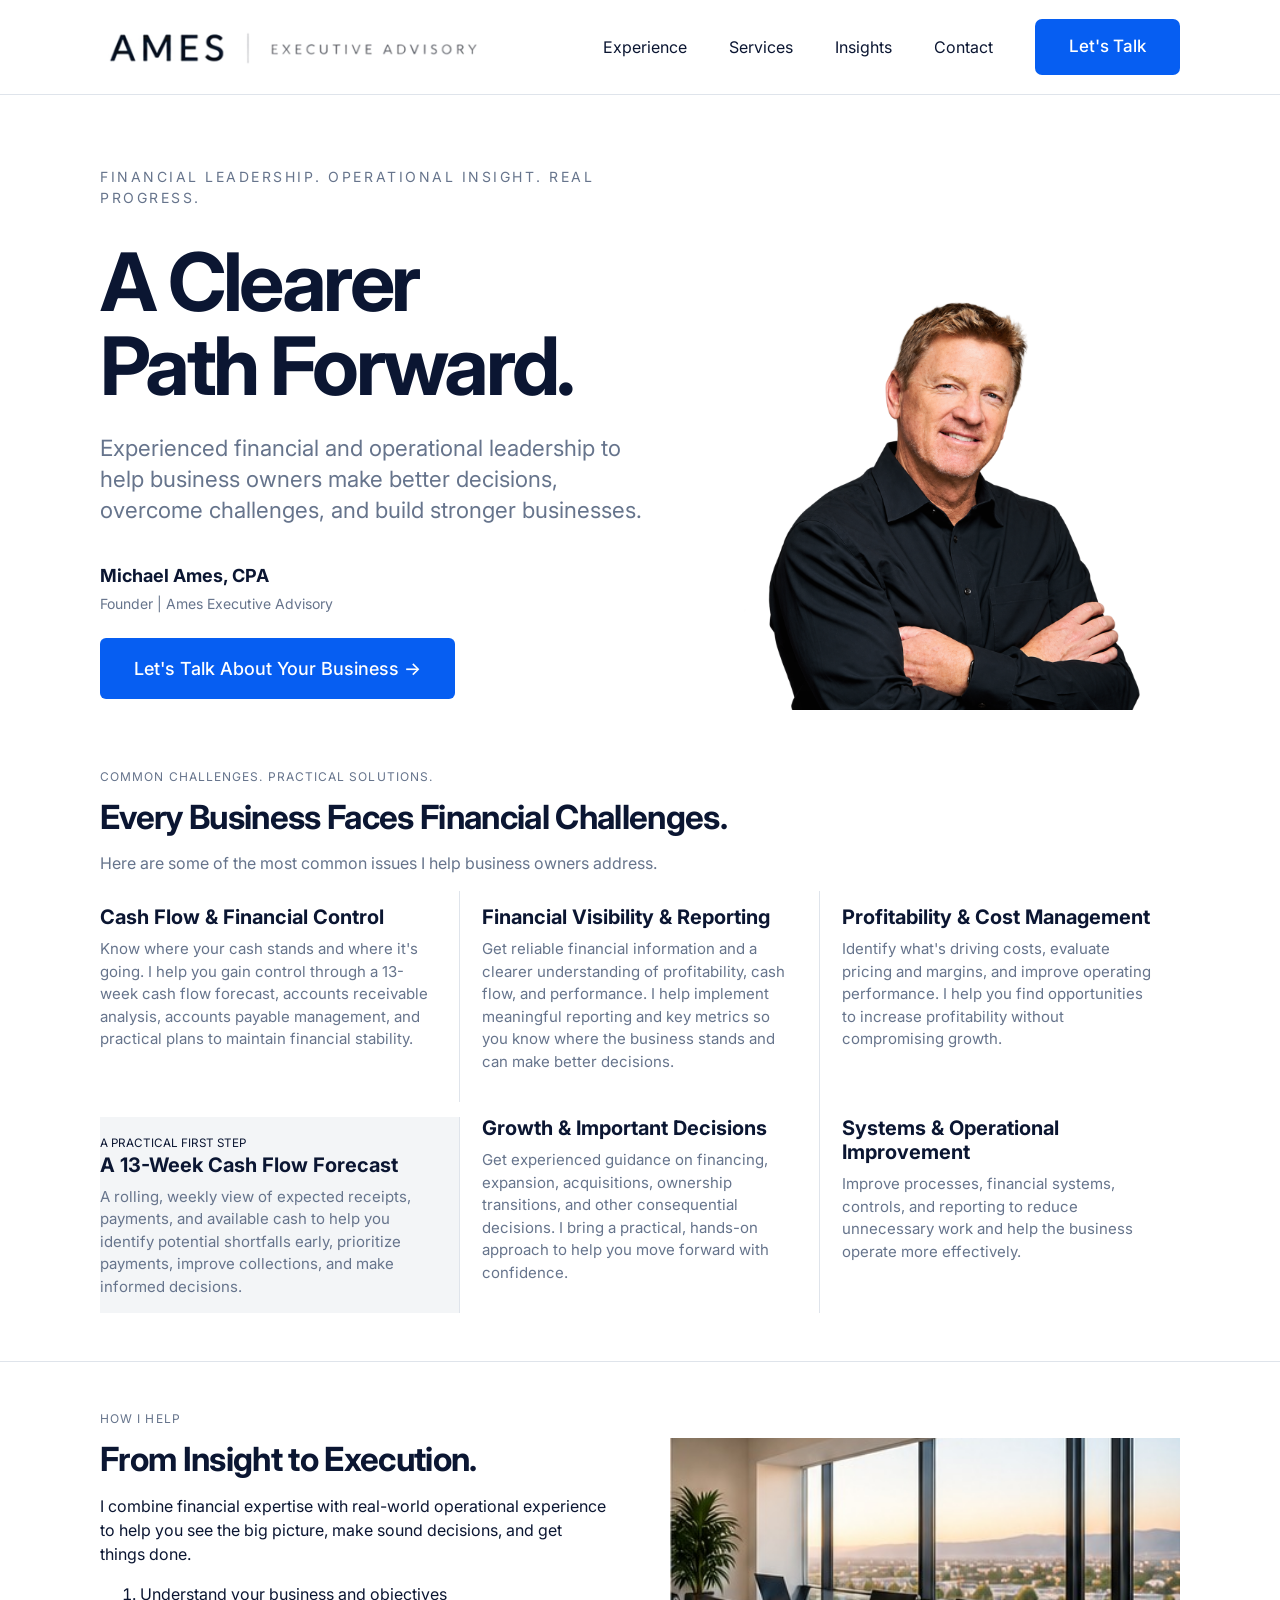
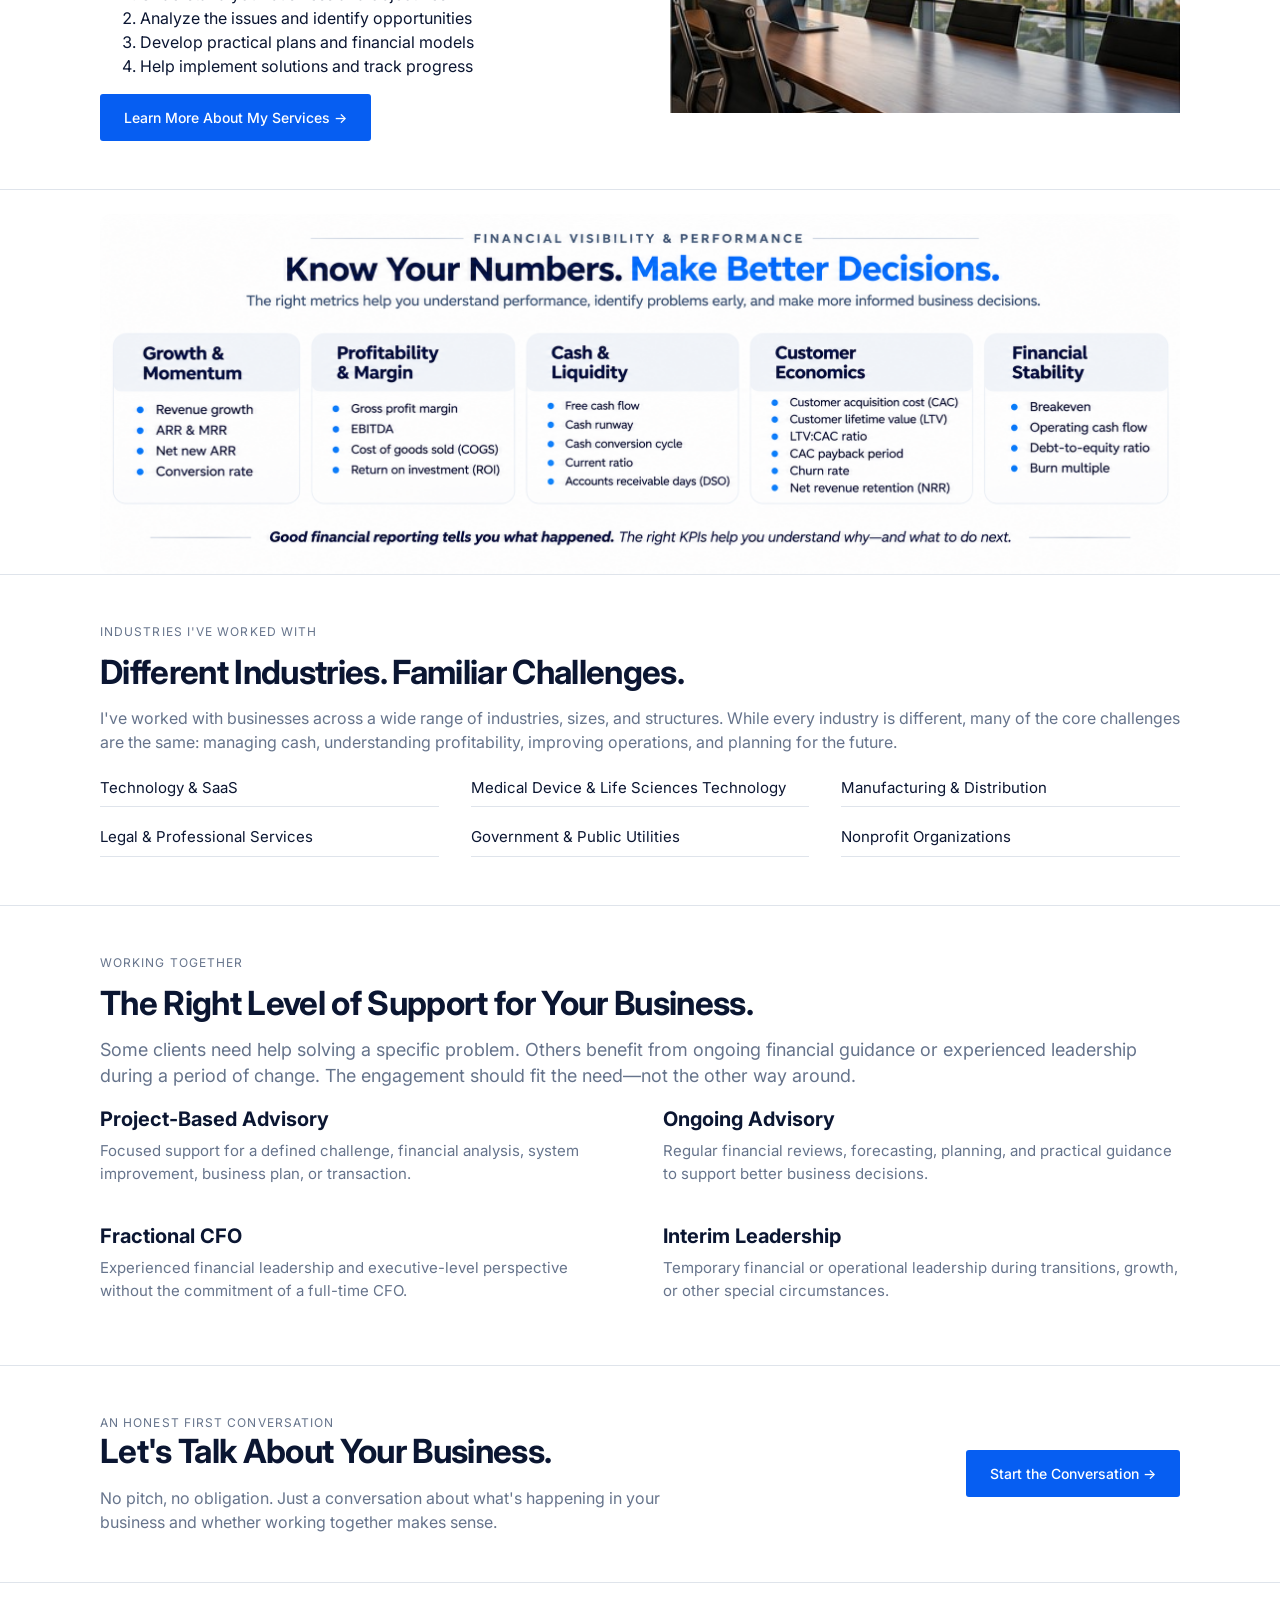
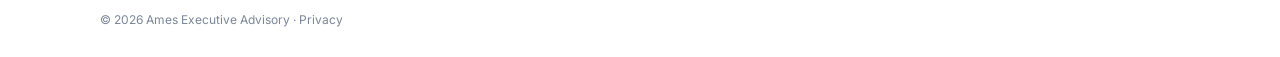
<file: index.html>
<!doctype html><html lang="en"><head><meta charset="utf-8"><meta name="viewport" content="width=device-width,initial-scale=1"><meta name="description" content="Practical financial and operational advisory for business owners. Ames Executive Advisory."><title>Home | Ames Executive Advisory</title><link rel="icon" href="/assets/favicon.png"><link rel="stylesheet" href="/assets/styles.css"><script defer src="/assets/site.js"></script></head><body><header class="header"><div class="wrap header-inner"><a href="/" aria-label="Ames Executive Advisory home"><img class="logo" src="/assets/ames-logo.png" alt="AMES | Executive Advisory"></a><nav class="nav" aria-label="Main navigation"><a class="" href="/experience/">Experience</a><a class="" href="/services/">Services</a><a class="" href="/insights/">Insights</a><a class="" href="/contact/">Contact</a><a class="btn" href="/contact/">Let's Talk</a></nav></div></header><main><div class="wrap"><section class="hero home"><div><p class="eyebrow">Financial Leadership. Operational Insight. Real Progress.</p><h1>A Clearer<br>Path Forward.</h1><p class="lead">Experienced financial and operational leadership to help business owners make better decisions, overcome challenges, and build stronger businesses.</p><div style="margin:20px 0 24px"><strong style="display:block;font-size:18px">Michael Ames, CPA</strong><span style="display:block;color:#66748c;font-size:14px;margin-top:4px">Founder | Ames Executive Advisory</span></div><a class="btn" href="/contact/">Let's Talk About Your Business →</a></div><img class="photo" src="/assets/michael-ames-cutout.png" alt="Michael Ames"></section></div>
<section class="section"><div class="wrap"><p class="eyebrow">Common Challenges. Practical Solutions.</p><h2>Every Business Faces Financial Challenges.</h2><p class="muted">Here are some of the most common issues I help business owners address.</p><div class="grid3"><div><h3>Cash Flow & Financial Control</h3><p>Know where your cash stands and where it's going. I help you gain control through a 13-week cash flow forecast, accounts receivable analysis, accounts payable management, and practical plans to maintain financial stability.</p></div><div><h3>Financial Visibility & Reporting</h3><p>Get reliable financial information and a clearer understanding of profitability, cash flow, and performance. I help implement meaningful reporting and key metrics so you know where the business stands and can make better decisions.</p></div><div><h3>Profitability & Cost Management</h3><p>Identify what's driving costs, evaluate pricing and margins, and improve operating performance. I help you find opportunities to increase profitability without compromising growth.</p></div><div class="small-card"><small>A PRACTICAL FIRST STEP</small><h3>A 13-Week Cash Flow Forecast</h3><p>A rolling, weekly view of expected receipts, payments, and available cash to help you identify potential shortfalls early, prioritize payments, improve collections, and make informed decisions.</p></div><div><h3>Growth & Important Decisions</h3><p>Get experienced guidance on financing, expansion, acquisitions, ownership transitions, and other consequential decisions. I bring a practical, hands-on approach to help you move forward with confidence.</p></div><div><h3>Systems & Operational Improvement</h3><p>Improve processes, financial systems, controls, and reporting to reduce unnecessary work and help the business operate more effectively.</p></div></div></div></section>
<section class="section"><div class="wrap split"><div><p class="eyebrow">How I Help</p><h2>From Insight to Execution.</h2><p>I combine financial expertise with real-world operational experience to help you see the big picture, make sound decisions, and get things done.</p><ol><li>Understand your business and objectives</li><li>Analyze the issues and identify opportunities</li><li>Develop practical plans and financial models</li><li>Help implement solutions and track progress</li></ol><a class="btn" href="/services/">Learn More About My Services →</a></div><img src="/assets/boardroom.jpg" alt="Modern conference room"></div></section>
<section class="section" style="padding:24px 0 0"><div class="wrap"><img src="/assets/financial-kpis.png" alt="Financial KPIs covering growth, profitability, cash flow, customer economics, and financial stability" style="display:block;width:100%;height:auto;border-radius:12px" loading="lazy"></div></section><section class="section"><div class="wrap"><p class="eyebrow">Industries I've Worked With</p><h2>Different Industries. Familiar Challenges.</h2><p class="muted">I've worked with businesses across a wide range of industries, sizes, and structures. While every industry is different, many of the core challenges are the same: managing cash, understanding profitability, improving operations, and planning for the future.</p><div class="industry"><span>Technology & SaaS</span><span>Medical Device & Life Sciences Technology</span><span>Manufacturing & Distribution</span><span>Legal & Professional Services</span><span>Government & Public Utilities</span><span>Nonprofit Organizations</span></div></div></section>
<section class="section"><div class="wrap"><p class="eyebrow">Working Together</p><h2>The Right Level of Support for Your Business.</h2><p class="lead">Some clients need help solving a specific problem. Others benefit from ongoing financial guidance or experienced leadership during a period of change. The engagement should fit the need—not the other way around.</p><div class="grid2"><div><h3>Project-Based Advisory</h3><p>Focused support for a defined challenge, financial analysis, system improvement, business plan, or transaction.</p></div><div><h3>Ongoing Advisory</h3><p>Regular financial reviews, forecasting, planning, and practical guidance to support better business decisions.</p></div><div><h3>Fractional CFO</h3><p>Experienced financial leadership and executive-level perspective without the commitment of a full-time CFO.</p></div><div><h3>Interim Leadership</h3><p>Temporary financial or operational leadership during transitions, growth, or other special circumstances.</p></div></div></div></section><section class="section"><div class="wrap cta"><div><p class="eyebrow">An Honest First Conversation</p><h2>Let's Talk About Your Business.</h2><p class="muted">No pitch, no obligation. Just a conversation about what's happening in your business and whether working together makes sense.</p></div><a class="btn" href="/contact/">Start the Conversation →</a></div></section></main><footer class="footer"><div class="wrap">© 2026 Ames Executive Advisory · <a href="/privacy/">Privacy</a></div></footer></body></html>
</file>
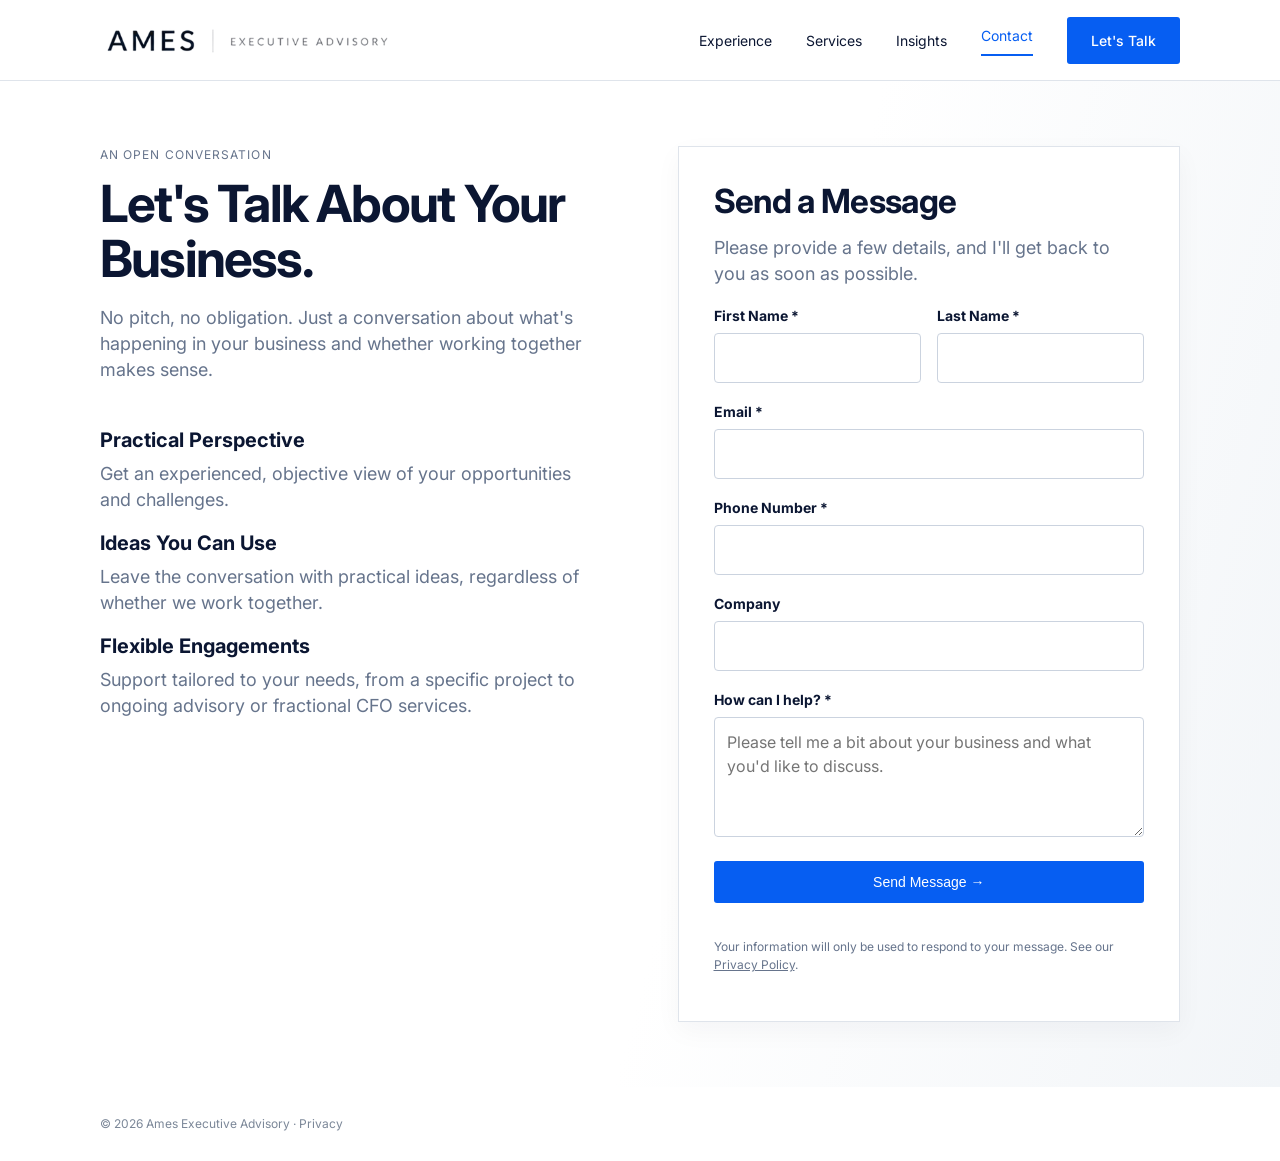
<file: contact/index.html>
<!doctype html><html lang="en"><head><meta charset="utf-8"><meta name="viewport" content="width=device-width,initial-scale=1"><meta name="description" content="Practical financial and operational advisory for business owners. Ames Executive Advisory."><title>Contact | Ames Executive Advisory</title><link rel="icon" href="/assets/favicon.png"><link rel="stylesheet" href="/assets/styles.css"><script defer src="/assets/site.js"></script></head><body><header class="header"><div class="wrap header-inner"><a href="/" aria-label="Ames Executive Advisory home"><img class="logo" src="/assets/ames-logo.png" alt="AMES | Executive Advisory"></a><nav class="nav" aria-label="Main navigation"><a class="" href="/experience/">Experience</a><a class="" href="/services/">Services</a><a class="" href="/insights/">Insights</a><a class="active" href="/contact/">Contact</a><a class="btn" href="/contact/">Let's Talk</a></nav></div></header><main class="contact-hero"><div class="wrap contact-layout"><div><p class="eyebrow">An Open Conversation</p><h1>Let's Talk About Your Business.</h1><p class="lead">No pitch, no obligation. Just a conversation about what's happening in your business and whether working together makes sense.</p><div style="margin-top:45px"><h3>Practical Perspective</h3><p class="lead">Get an experienced, objective view of your opportunities and challenges.</p><h3>Ideas You Can Use</h3><p class="lead">Leave the conversation with practical ideas, regardless of whether we work together.</p><h3>Flexible Engagements</h3><p class="lead">Support tailored to your needs, from a specific project to ongoing advisory or fractional CFO services.</p></div></div><div class="form-card"><h2>Send a Message</h2><p class="lead">Please provide a few details, and I'll get back to you as soon as possible.</p><form id="contact-form" action="https://formspree.io/f/xjyyoloq" method="POST"><div class="field-row"><div class="field"><label for="firstName">First Name *</label><input id="firstName" name="firstName" required maxlength="80"></div><div class="field"><label for="lastName">Last Name *</label><input id="lastName" name="lastName" required maxlength="80"></div></div><div class="field"><label for="email">Email *</label><input id="email" type="email" name="email" required maxlength="254"></div><div class="field"><label for="phone">Phone Number *</label><input id="phone" name="phone" type="tel" autocomplete="tel" required maxlength="25"></div><div class="field"><label for="company">Company</label><input id="company" name="company" maxlength="150"></div><div class="field"><label for="message">How can I help? *</label><textarea id="message" name="message" required maxlength="5000" placeholder="Please tell me a bit about your business and what you'd like to discuss."></textarea></div><div style="position:absolute;left:-9999px" aria-hidden="true"><label>Website <input tabindex="-1" autocomplete="off" name="website"></label></div><button class="btn" type="submit">Send Message →</button><div class="notice" id="form-status" role="status" aria-live="polite"></div><p class="privacy">Your information will only be used to respond to your message. See our <a href="/privacy/" style="text-decoration:underline">Privacy Policy</a>.</p></form></div></div></main><footer class="footer"><div class="wrap">© 2026 Ames Executive Advisory · <a href="/privacy/">Privacy</a></div></footer></body></html>
</file>
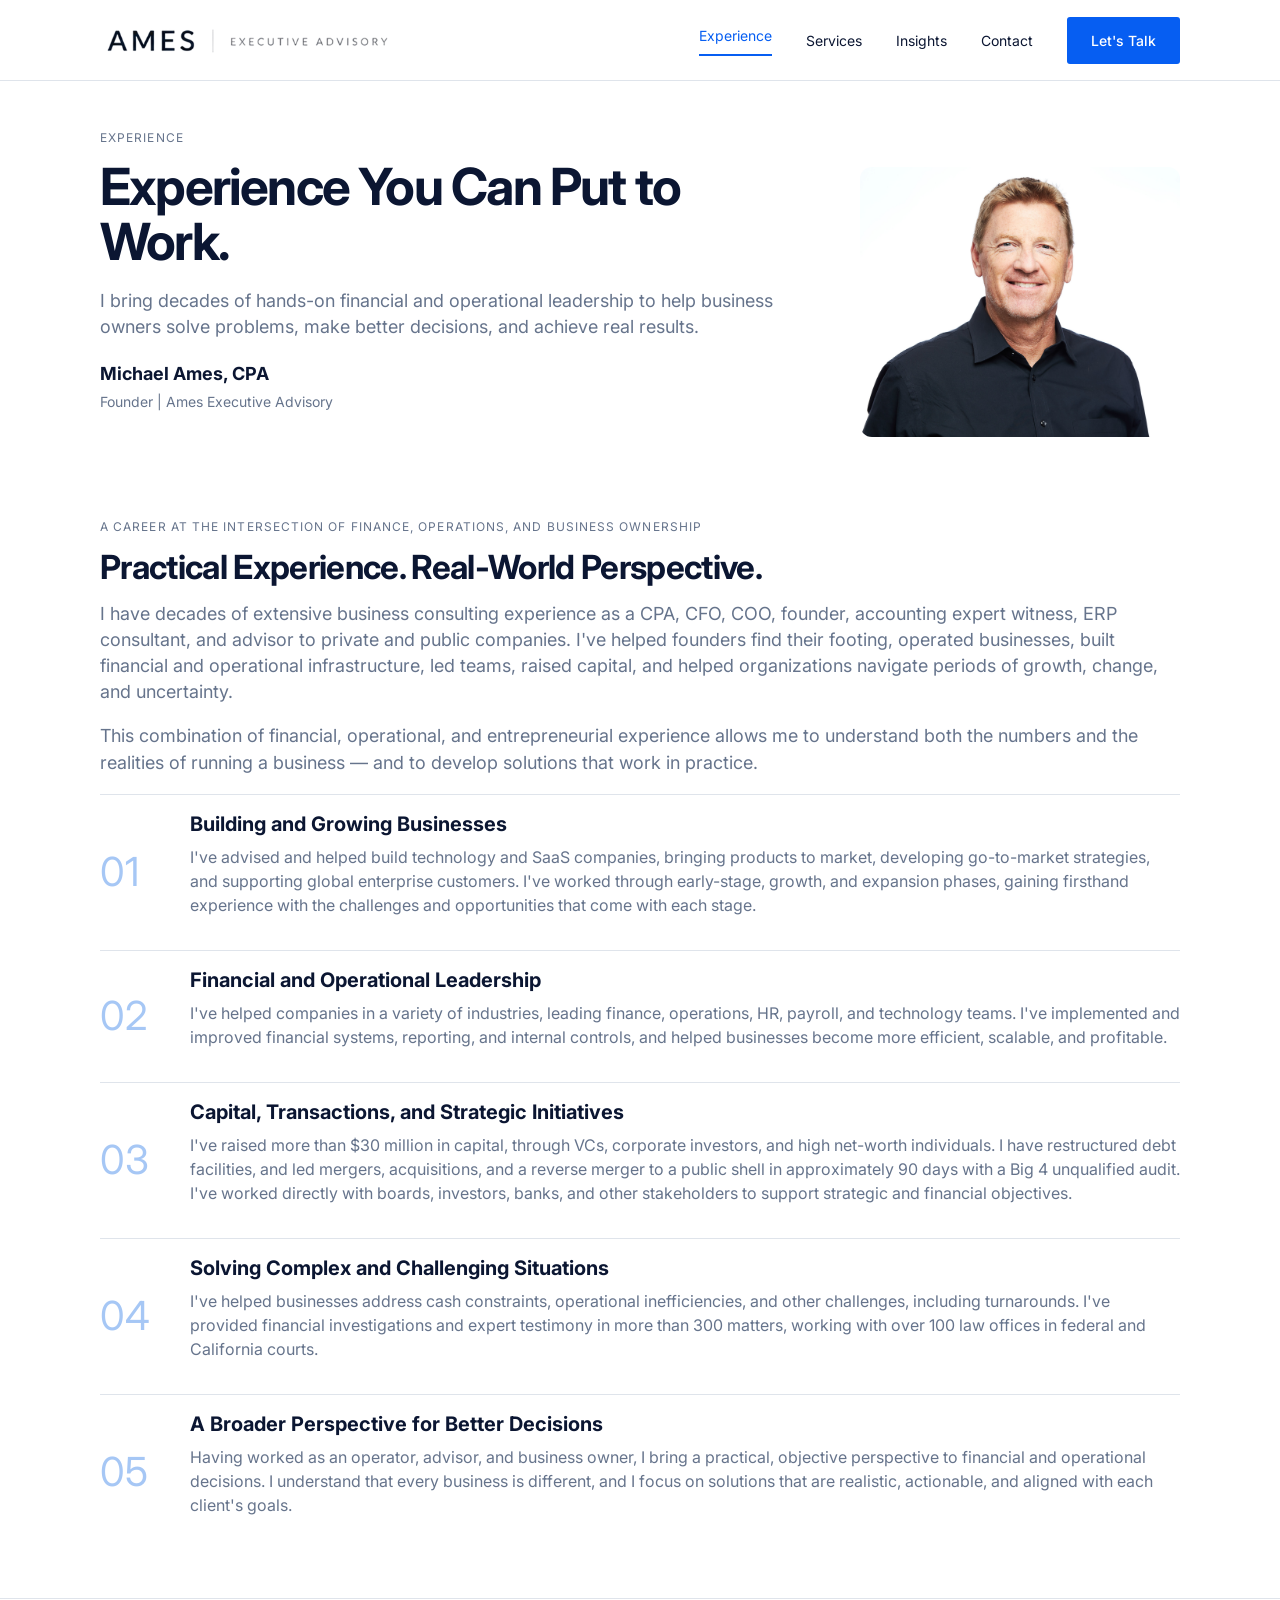
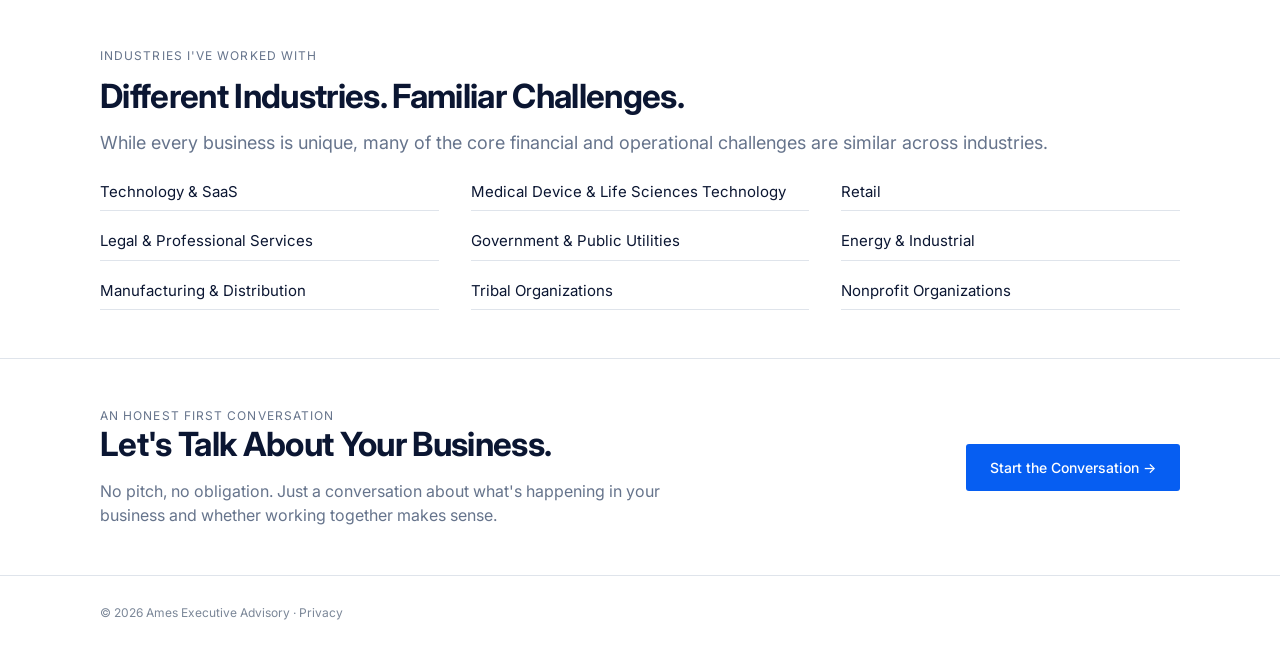
<file: experience/index.html>
<!doctype html><html lang="en"><head><meta charset="utf-8"><meta name="viewport" content="width=device-width,initial-scale=1"><meta name="description" content="Practical financial and operational advisory for business owners. Ames Executive Advisory."><title>Experience | Ames Executive Advisory</title><link rel="icon" href="/assets/favicon.png"><link rel="stylesheet" href="/assets/styles.css"><script defer src="/assets/site.js"></script><style>/* Experience page only: text-focused layout */.hero.experience-hero{grid-template-columns:minmax(0,1fr) 320px;max-width:none;align-items:center} .hero.experience-hero .photo{width:100%;height:270px;object-fit:cover;object-position:center 35%;border-radius:12px;margin-bottom:-40px}.experience-row{grid-template-columns:65px minmax(0,1fr)}@media(max-width:700px){.hero.experience-hero{grid-template-columns:1fr}.experience-row{grid-template-columns:50px minmax(0,1fr)}}</style></head><body><header class="header"><div class="wrap header-inner"><a href="/" aria-label="Ames Executive Advisory home"><img class="logo" src="/assets/ames-logo.png" alt="AMES | Executive Advisory"></a><nav class="nav" aria-label="Main navigation"><a class="active" href="/experience/">Experience</a><a class="" href="/services/">Services</a><a class="" href="/insights/">Insights</a><a class="" href="/contact/">Contact</a><a class="btn" href="/contact/">Let's Talk</a></nav></div></header><main><div class="wrap"><section class="hero experience-hero"><div><p class="eyebrow">Experience</p><h1>Experience You Can Put to Work.</h1><p class="lead">I bring decades of hands-on financial and operational leadership to help business owners solve problems, make better decisions, and achieve real results.</p><div style="margin:20px 0 24px"><strong style="display:block;font-size:18px">Michael Ames, CPA</strong><span style="display:block;color:#66748c;font-size:14px;margin-top:4px">Founder | Ames Executive Advisory</span></div></div><img class="photo" src="/assets/michael-ames-experience.jpg" alt="Michael Ames, CPA"/></section></div><section class="section"><div class="wrap"><p class="eyebrow">A Career at the Intersection of Finance, Operations, and Business Ownership</p><h2>Practical Experience. Real-World Perspective.</h2><p class="lead">I have decades of extensive business consulting experience as a CPA, CFO, COO, founder, accounting expert witness, ERP consultant, and advisor to private and public companies. I've helped founders find their footing, operated businesses, built financial and operational infrastructure, led teams, raised capital, and helped organizations navigate periods of growth, change, and uncertainty.</p><p class="lead">This combination of financial, operational, and entrepreneurial experience allows me to understand both the numbers and the realities of running a business — and to develop solutions that work in practice.</p><div class="experience-row"><span class="number">01</span><div><h3>Building and Growing Businesses</h3><p class="muted">I&#x27;ve advised and helped build technology and SaaS companies, bringing products to market, developing go-to-market strategies, and supporting global enterprise customers. I&#x27;ve worked through early-stage, growth, and expansion phases, gaining firsthand experience with the challenges and opportunities that come with each stage.</p></div></div><div class="experience-row"><span class="number">02</span><div><h3>Financial and Operational Leadership</h3><p class="muted">I&#x27;ve helped companies in a variety of industries, leading finance, operations, HR, payroll, and technology teams. I&#x27;ve implemented and improved financial systems, reporting, and internal controls, and helped businesses become more efficient, scalable, and profitable.</p></div></div><div class="experience-row"><span class="number">03</span><div><h3>Capital, Transactions, and Strategic Initiatives</h3><p class="muted">I&#x27;ve raised more than $30 million in capital, through VCs, corporate investors, and high net-worth individuals. I have restructured debt facilities, and led mergers, acquisitions, and a reverse merger to a public shell in approximately 90 days with a Big 4 unqualified audit. I&#x27;ve worked directly with boards, investors, banks, and other stakeholders to support strategic and financial objectives.</p></div></div><div class="experience-row"><span class="number">04</span><div><h3>Solving Complex and Challenging Situations</h3><p class="muted">I&#x27;ve helped businesses address cash constraints, operational inefficiencies, and other challenges, including turnarounds. I&#x27;ve provided financial investigations and expert testimony in more than 300 matters, working with over 100 law offices in federal and California courts.</p></div></div><div class="experience-row"><span class="number">05</span><div><h3>A Broader Perspective for Better Decisions</h3><p class="muted">Having worked as an operator, advisor, and business owner, I bring a practical, objective perspective to financial and operational decisions. I understand that every business is different, and I focus on solutions that are realistic, actionable, and aligned with each client&#x27;s goals.</p></div></div></div></section><section class="section"><div class="wrap"><p class="eyebrow">Industries I've Worked With</p><h2>Different Industries. Familiar Challenges.</h2><p class="lead">While every business is unique, many of the core financial and operational challenges are similar across industries.</p><div class="industry"><span>Technology & SaaS</span><span>Medical Device & Life Sciences Technology</span><span>Retail</span><span>Legal & Professional Services</span><span>Government & Public Utilities</span><span>Energy & Industrial</span><span>Manufacturing & Distribution</span><span>Tribal Organizations</span><span>Nonprofit Organizations</span></div></div></section><section class="section"><div class="wrap cta"><div><p class="eyebrow">An Honest First Conversation</p><h2>Let's Talk About Your Business.</h2><p class="muted">No pitch, no obligation. Just a conversation about what's happening in your business and whether working together makes sense.</p></div><a class="btn" href="/contact/">Start the Conversation →</a></div></section></main><footer class="footer"><div class="wrap">© 2026 Ames Executive Advisory · <a href="/privacy/">Privacy</a></div></footer></body></html>
</file>
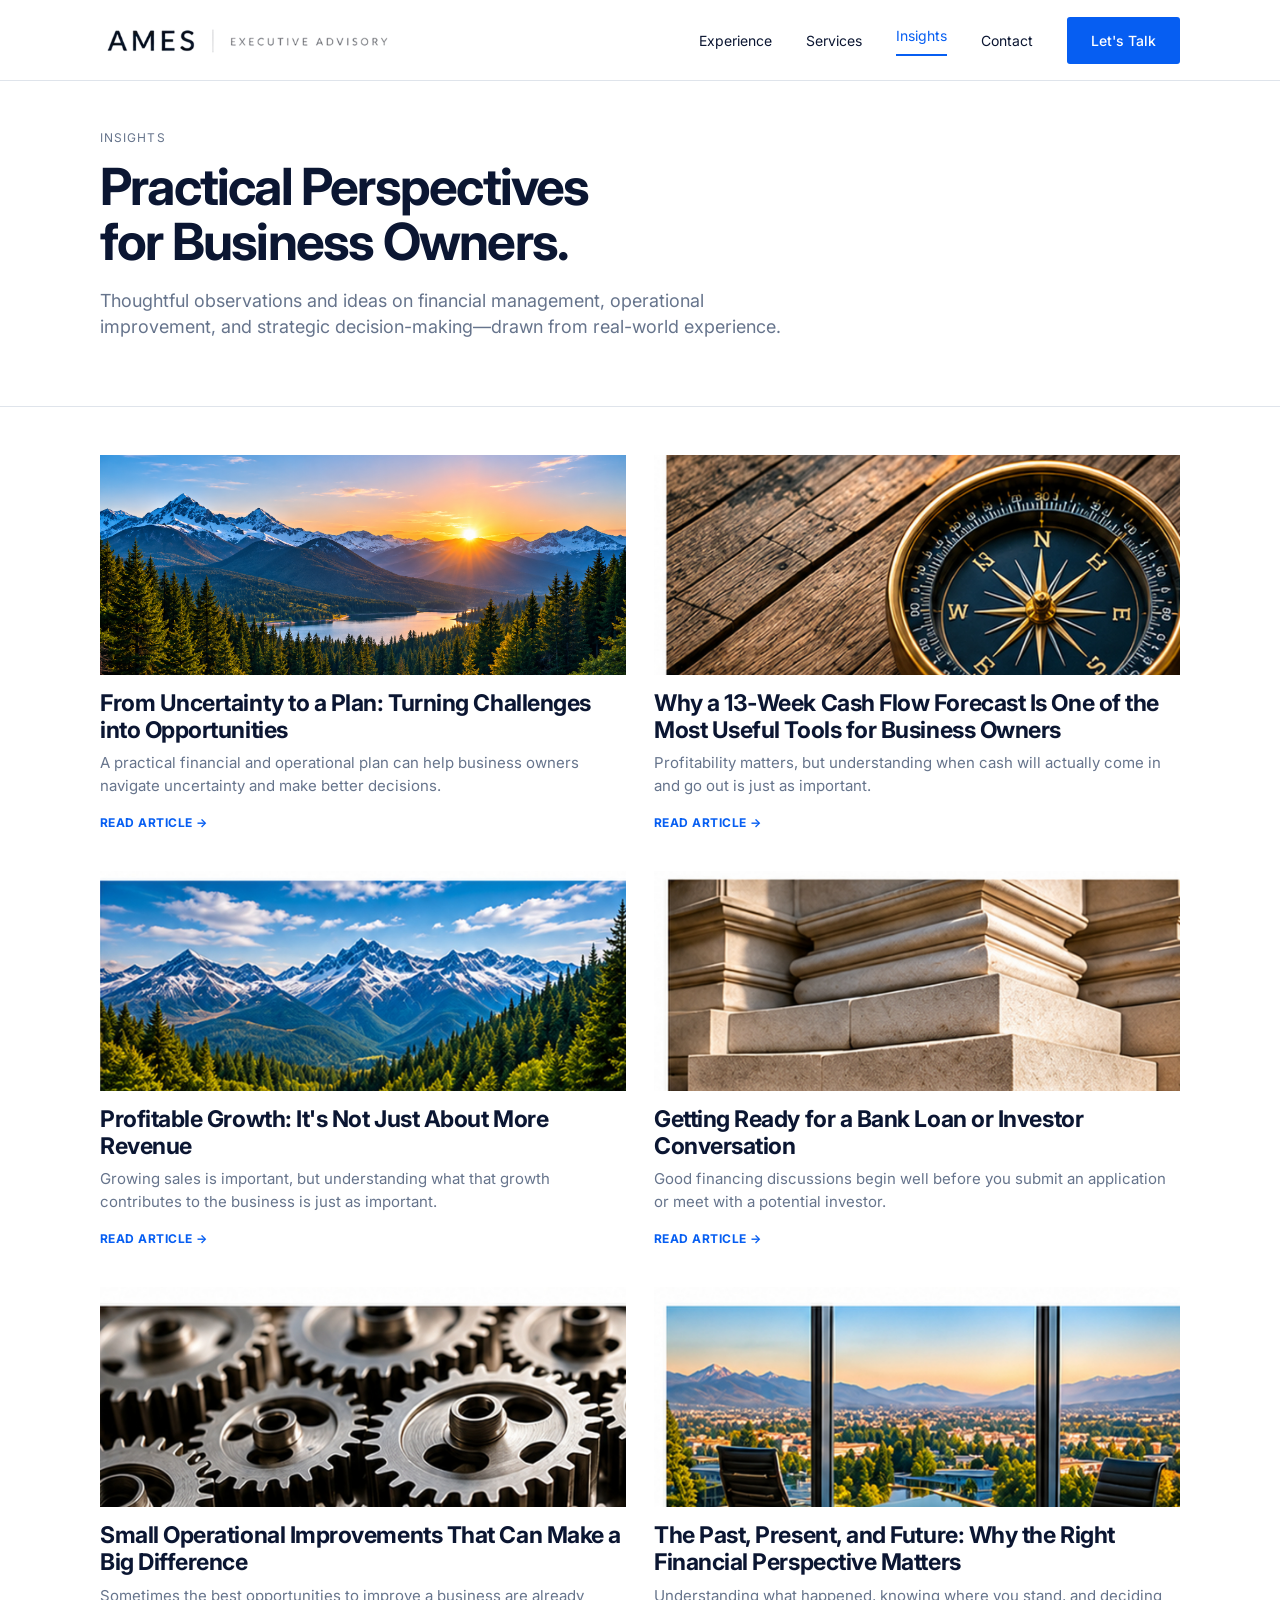
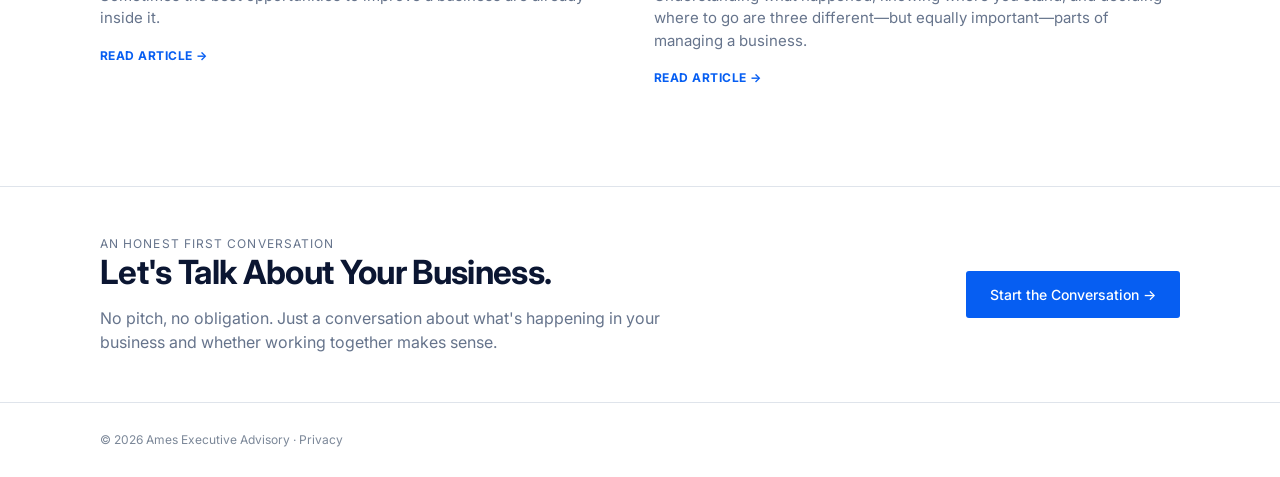
<file: insights/index.html>
<!doctype html><html lang="en"><head><meta charset="utf-8"><meta name="viewport" content="width=device-width,initial-scale=1"><meta name="description" content="Practical financial and operational advisory for business owners. Ames Executive Advisory."><title>Insights | Ames Executive Advisory</title><link rel="icon" href="/assets/favicon.png"><link rel="stylesheet" href="/assets/styles.css"><script defer src="/assets/site.js"></script></head><body><header class="header"><div class="wrap header-inner"><a href="/" aria-label="Ames Executive Advisory home"><img class="logo" src="/assets/ames-logo.png" alt="AMES | Executive Advisory"></a><nav class="nav" aria-label="Main navigation"><a class="" href="/experience/">Experience</a><a class="" href="/services/">Services</a><a class="active" href="/insights/">Insights</a><a class="" href="/contact/">Contact</a><a class="btn" href="/contact/">Let's Talk</a></nav></div></header><main><section class="section"><div class="wrap"><p class="eyebrow">Insights</p><h1>Practical Perspectives<br>for Business Owners.</h1><p class="lead" style="max-width:700px">Thoughtful observations and ideas on financial management, operational improvement, and strategic decision-making—drawn from real-world experience.</p></div></section><section class="section"><div class="wrap insights-grid"><article class="insight-card"><a href="/insights/from-uncertainty-to-a-plan/"><img src="/assets/insight-1.jpg" alt=""></a><h2><a href="/insights/from-uncertainty-to-a-plan/">From Uncertainty to a Plan: Turning Challenges into Opportunities</a></h2><p>A practical financial and operational plan can help business owners navigate uncertainty and make better decisions.</p><a class="read-link" href="/insights/from-uncertainty-to-a-plan/">Read Article →</a></article><article class="insight-card"><a href="/insights/13-week-cash-flow-forecast/"><img src="/assets/insight-2.jpg" alt=""></a><h2><a href="/insights/13-week-cash-flow-forecast/">Why a 13-Week Cash Flow Forecast Is One of the Most Useful Tools for Business Owners</a></h2><p>Profitability matters, but understanding when cash will actually come in and go out is just as important.</p><a class="read-link" href="/insights/13-week-cash-flow-forecast/">Read Article →</a></article><article class="insight-card"><a href="/insights/profitable-growth/"><img src="/assets/insight-3.jpg" alt=""></a><h2><a href="/insights/profitable-growth/">Profitable Growth: It&#x27;s Not Just About More Revenue</a></h2><p>Growing sales is important, but understanding what that growth contributes to the business is just as important.</p><a class="read-link" href="/insights/profitable-growth/">Read Article →</a></article><article class="insight-card"><a href="/insights/financing-readiness/"><img src="/assets/insight-4.jpg" alt=""></a><h2><a href="/insights/financing-readiness/">Getting Ready for a Bank Loan or Investor Conversation</a></h2><p>Good financing discussions begin well before you submit an application or meet with a potential investor.</p><a class="read-link" href="/insights/financing-readiness/">Read Article →</a></article><article class="insight-card"><a href="/insights/operational-improvements/"><img src="/assets/insight-5.jpg" alt=""></a><h2><a href="/insights/operational-improvements/">Small Operational Improvements That Can Make a Big Difference</a></h2><p>Sometimes the best opportunities to improve a business are already inside it.</p><a class="read-link" href="/insights/operational-improvements/">Read Article →</a></article><article class="insight-card"><a href="/insights/value-of-a-trusted-advisor/"><img src="/assets/insight-6.jpg" alt=""></a><h2><a href="/insights/value-of-a-trusted-advisor/">The Past, Present, and Future: Why the Right Financial Perspective Matters</a></h2><p>Understanding what happened, knowing where you stand, and deciding where to go are three different—but equally important—parts of managing a business.</p><a class="read-link" href="/insights/value-of-a-trusted-advisor/">Read Article →</a></article></div></section><section class="section"><div class="wrap cta"><div><p class="eyebrow">An Honest First Conversation</p><h2>Let's Talk About Your Business.</h2><p class="muted">No pitch, no obligation. Just a conversation about what's happening in your business and whether working together makes sense.</p></div><a class="btn" href="/contact/">Start the Conversation →</a></div></section></main><footer class="footer"><div class="wrap">© 2026 Ames Executive Advisory · <a href="/privacy/">Privacy</a></div></footer></body></html>
</file>
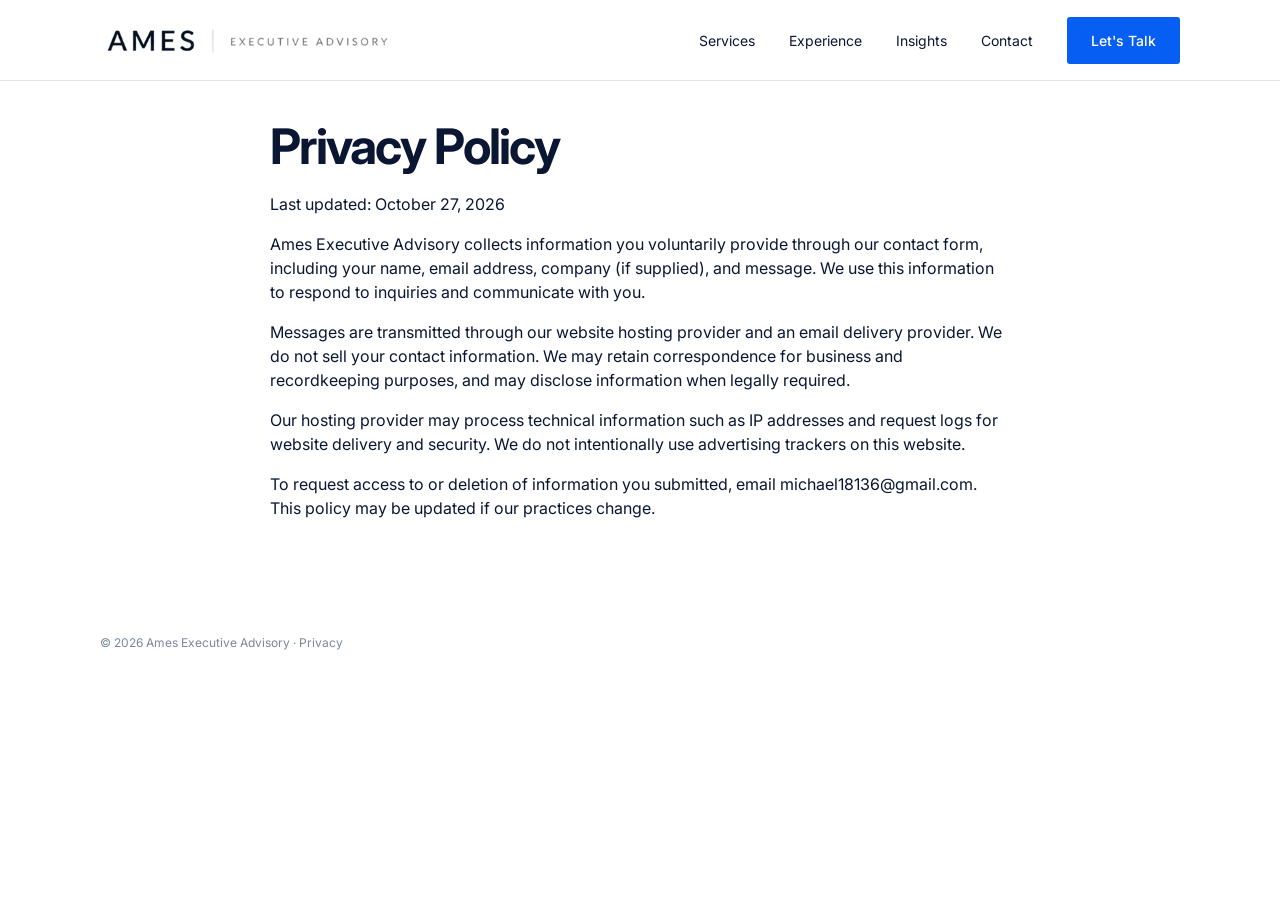
<file: privacy/index.html>
<!doctype html><html lang="en"><head><meta charset="utf-8"><meta name="viewport" content="width=device-width,initial-scale=1"><meta name="description" content="Practical financial and operational advisory for business owners. Ames Executive Advisory."><title>Privacy Policy | Ames Executive Advisory</title><link rel="icon" href="/assets/favicon.png"><link rel="stylesheet" href="/assets/styles.css"><script defer src="/assets/site.js"></script></head><body><header class="header"><div class="wrap header-inner"><a href="/" aria-label="Ames Executive Advisory home"><img class="logo" src="/assets/ames-logo.png" alt="AMES | Executive Advisory"></a><nav class="nav" aria-label="Main navigation"><a class="" href="/services/">Services</a><a class="" href="/experience/">Experience</a><a class="" href="/insights/">Insights</a><a class="" href="/contact/">Contact</a><a class="btn" href="/contact/">Let's Talk</a></nav></div></header><main class="article"><h1>Privacy Policy</h1><p>Last updated: October 27, 2026</p><p>Ames Executive Advisory collects information you voluntarily provide through our contact form, including your name, email address, company (if supplied), and message. We use this information to respond to inquiries and communicate with you.</p><p>Messages are transmitted through our website hosting provider and an email delivery provider. We do not sell your contact information. We may retain correspondence for business and recordkeeping purposes, and may disclose information when legally required.</p><p>Our hosting provider may process technical information such as IP addresses and request logs for website delivery and security. We do not intentionally use advertising trackers on this website.</p><p>To request access to or deletion of information you submitted, email <a href="mailto:michael18136@gmail.com">michael18136@gmail.com</a>. This policy may be updated if our practices change.</p></main><footer class="footer"><div class="wrap">© 2026 Ames Executive Advisory · <a href="/privacy/">Privacy</a></div></footer></body></html>
</file>
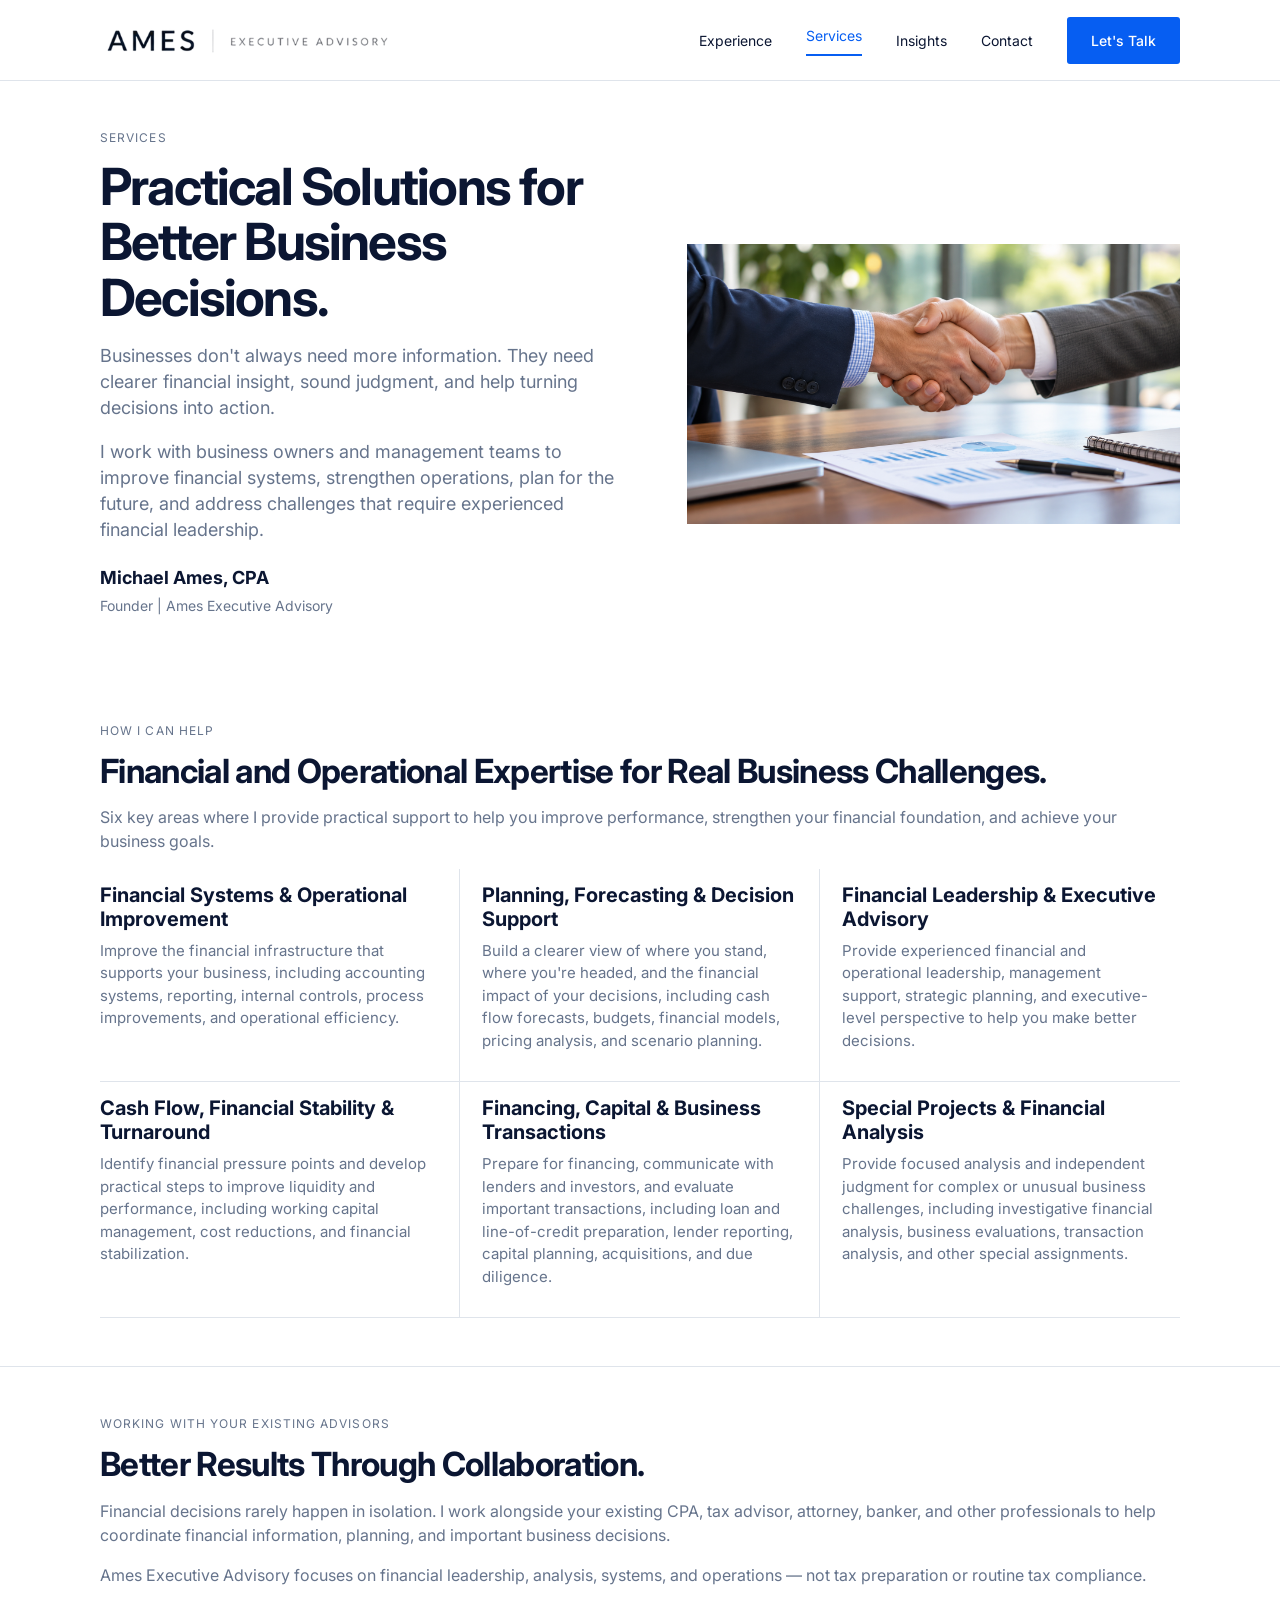
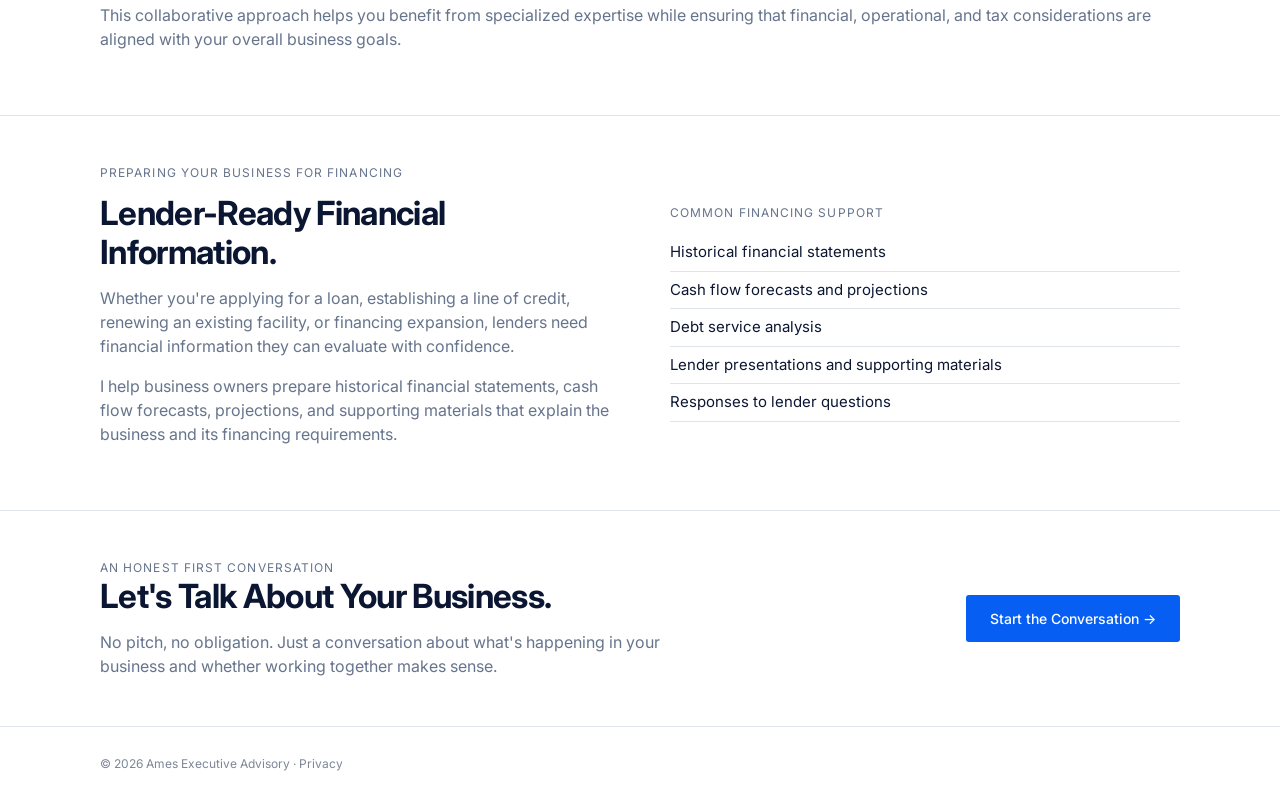
<file: services/index.html>
<!doctype html><html lang="en"><head><meta charset="utf-8"><meta name="viewport" content="width=device-width,initial-scale=1"><meta name="description" content="Practical financial and operational advisory for business owners. Ames Executive Advisory."><title>Services | Ames Executive Advisory</title><link rel="icon" href="/assets/favicon.png"><link rel="stylesheet" href="/assets/styles.css"><script defer src="/assets/site.js"></script></head><body><header class="header"><div class="wrap header-inner"><a href="/" aria-label="Ames Executive Advisory home"><img class="logo" src="/assets/ames-logo.png" alt="AMES | Executive Advisory"></a><nav class="nav" aria-label="Main navigation"><a class="" href="/experience/">Experience</a><a class="active" href="/services/">Services</a><a class="" href="/insights/">Insights</a><a class="" href="/contact/">Contact</a><a class="btn" href="/contact/">Let's Talk</a></nav></div></header><main><div class="wrap"><section class="hero"><div><p class="eyebrow">Services</p><h1>Practical Solutions for Better Business Decisions.</h1><p class="lead">Businesses don't always need more information. They need clearer financial insight, sound judgment, and help turning decisions into action.</p><p class="lead">I work with business owners and management teams to improve financial systems, strengthen operations, plan for the future, and address challenges that require experienced financial leadership.</p><div style="margin:20px 0 24px"><strong style="display:block;font-size:18px">Michael Ames, CPA</strong><span style="display:block;color:#66748c;font-size:14px;margin-top:4px">Founder | Ames Executive Advisory</span></div></div><img class="photo" src="/assets/services-handshake.png" alt="Business professionals shaking hands across a conference table"></section></div><section class="section"><div class="wrap"><p class="eyebrow">How I Can Help</p><h2>Financial and Operational Expertise for Real Business Challenges.</h2><p class="muted">Six key areas where I provide practical support to help you improve performance, strengthen your financial foundation, and achieve your business goals.</p><div class="grid3 service-grid"><div><h3>Financial Systems &amp; Operational Improvement</h3><p>Improve the financial infrastructure that supports your business, including accounting systems, reporting, internal controls, process improvements, and operational efficiency.</p></div><div><h3>Planning, Forecasting &amp; Decision Support</h3><p>Build a clearer view of where you stand, where you&#x27;re headed, and the financial impact of your decisions, including cash flow forecasts, budgets, financial models, pricing analysis, and scenario planning.</p></div><div><h3>Financial Leadership &amp; Executive Advisory</h3><p>Provide experienced financial and operational leadership, management support, strategic planning, and executive-level perspective to help you make better decisions.</p></div><div><h3>Cash Flow, Financial Stability &amp; Turnaround</h3><p>Identify financial pressure points and develop practical steps to improve liquidity and performance, including working capital management, cost reductions, and financial stabilization.</p></div><div><h3>Financing, Capital &amp; Business Transactions</h3><p>Prepare for financing, communicate with lenders and investors, and evaluate important transactions, including loan and line-of-credit preparation, lender reporting, capital planning, acquisitions, and due diligence.</p></div><div><h3>Special Projects &amp; Financial Analysis</h3><p>Provide focused analysis and independent judgment for complex or unusual business challenges, including investigative financial analysis, business evaluations, transaction analysis, and other special assignments.</p></div></div></div></section><section class="section"><div class="wrap"><div><p class="eyebrow">Working with Your Existing Advisors</p><h2>Better Results Through Collaboration.</h2><p class="muted">Financial decisions rarely happen in isolation. I work alongside your existing CPA, tax advisor, attorney, banker, and other professionals to help coordinate financial information, planning, and important business decisions.</p><p class="muted">Ames Executive Advisory focuses on financial leadership, analysis, systems, and operations — not tax preparation or routine tax compliance.</p><p class="muted">This collaborative approach helps you benefit from specialized expertise while ensuring that financial, operational, and tax considerations are aligned with your overall business goals.</p></div></div></section><section class="section"><div class="wrap split"><div><p class="eyebrow">Preparing Your Business for Financing</p><h2>Lender-Ready Financial Information.</h2><p class="muted">Whether you're applying for a loan, establishing a line of credit, renewing an existing facility, or financing expansion, lenders need financial information they can evaluate with confidence.</p><p class="muted">I help business owners prepare historical financial statements, cash flow forecasts, projections, and supporting materials that explain the business and its financing requirements.</p></div><div><p class="eyebrow">Common Financing Support</p><div class="industry" style="display:block"><span style="display:block">Historical financial statements</span><span style="display:block">Cash flow forecasts and projections</span><span style="display:block">Debt service analysis</span><span style="display:block">Lender presentations and supporting materials</span><span style="display:block">Responses to lender questions</span></div></div></div></section><section class="section"><div class="wrap cta"><div><p class="eyebrow">An Honest First Conversation</p><h2>Let's Talk About Your Business.</h2><p class="muted">No pitch, no obligation. Just a conversation about what's happening in your business and whether working together makes sense.</p></div><a class="btn" href="/contact/">Start the Conversation →</a></div></section></main><footer class="footer"><div class="wrap">© 2026 Ames Executive Advisory · <a href="/privacy/">Privacy</a></div></footer></body></html>
</file>
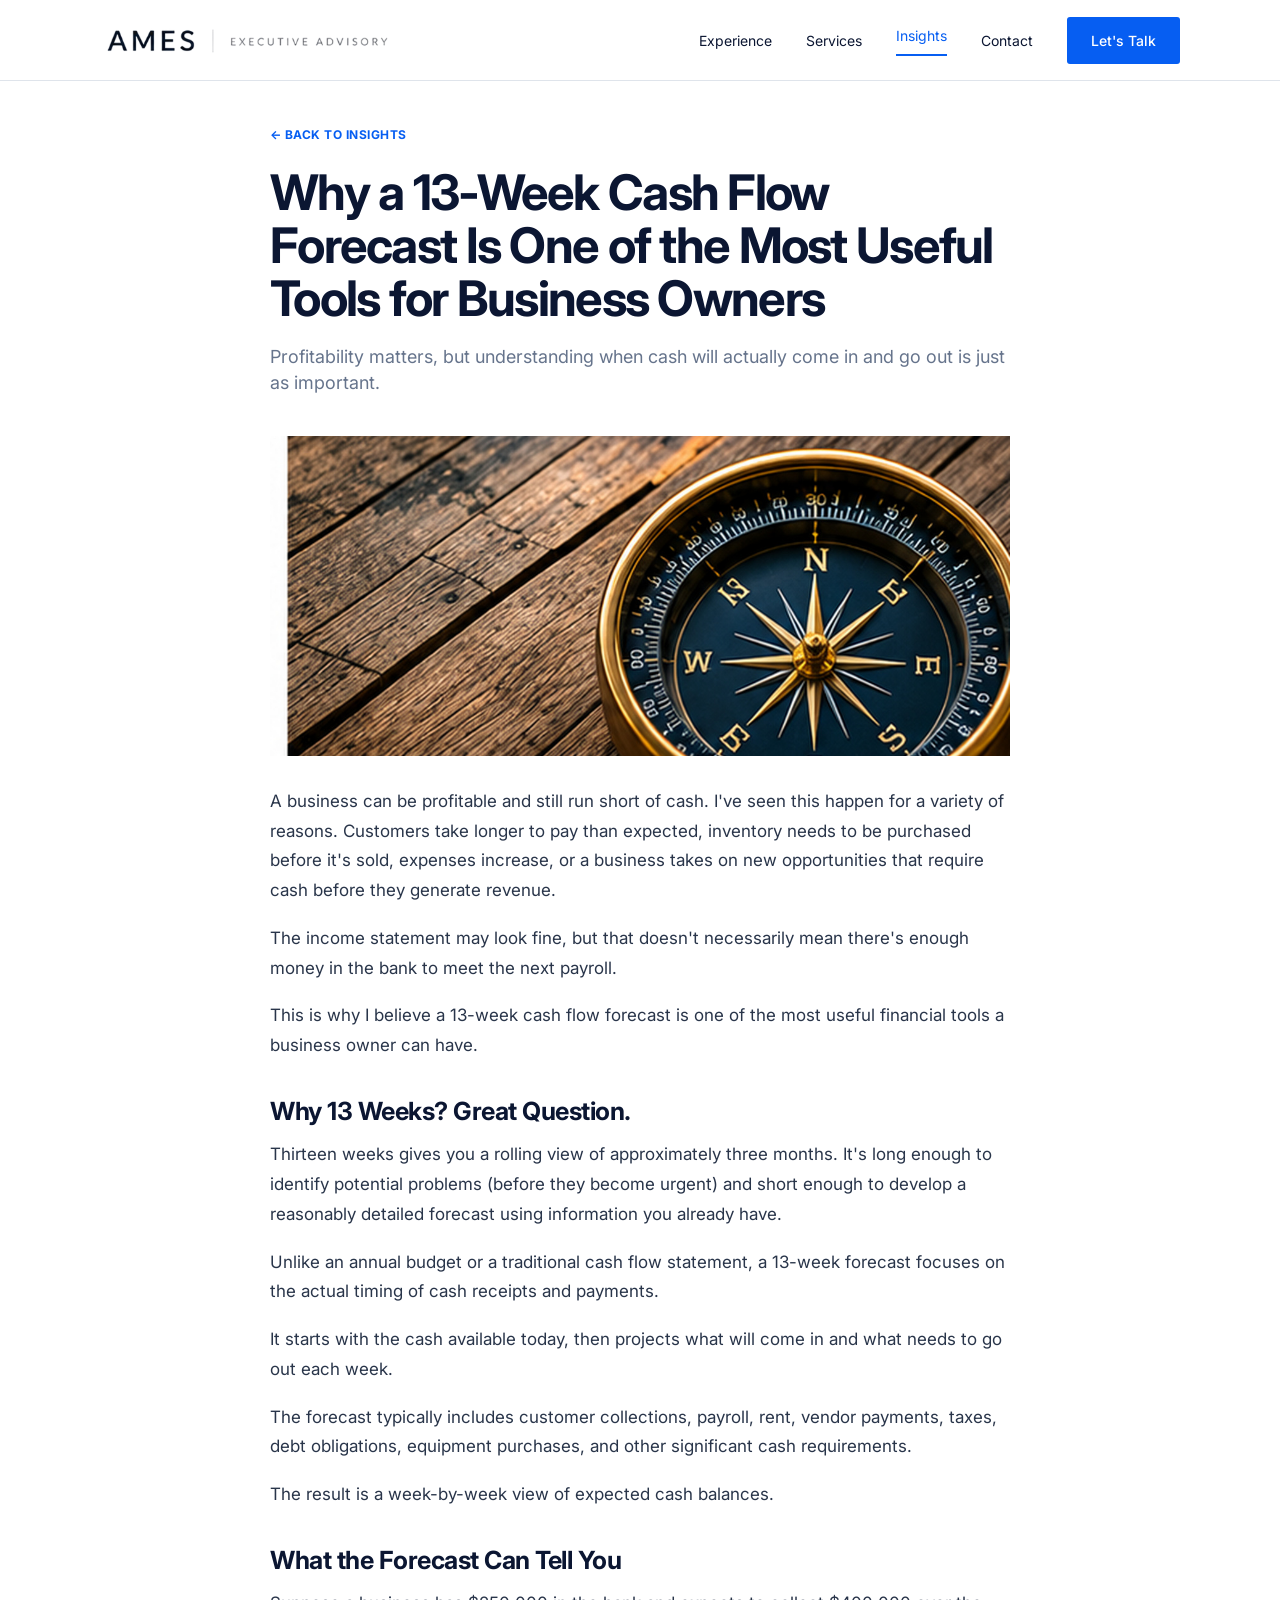
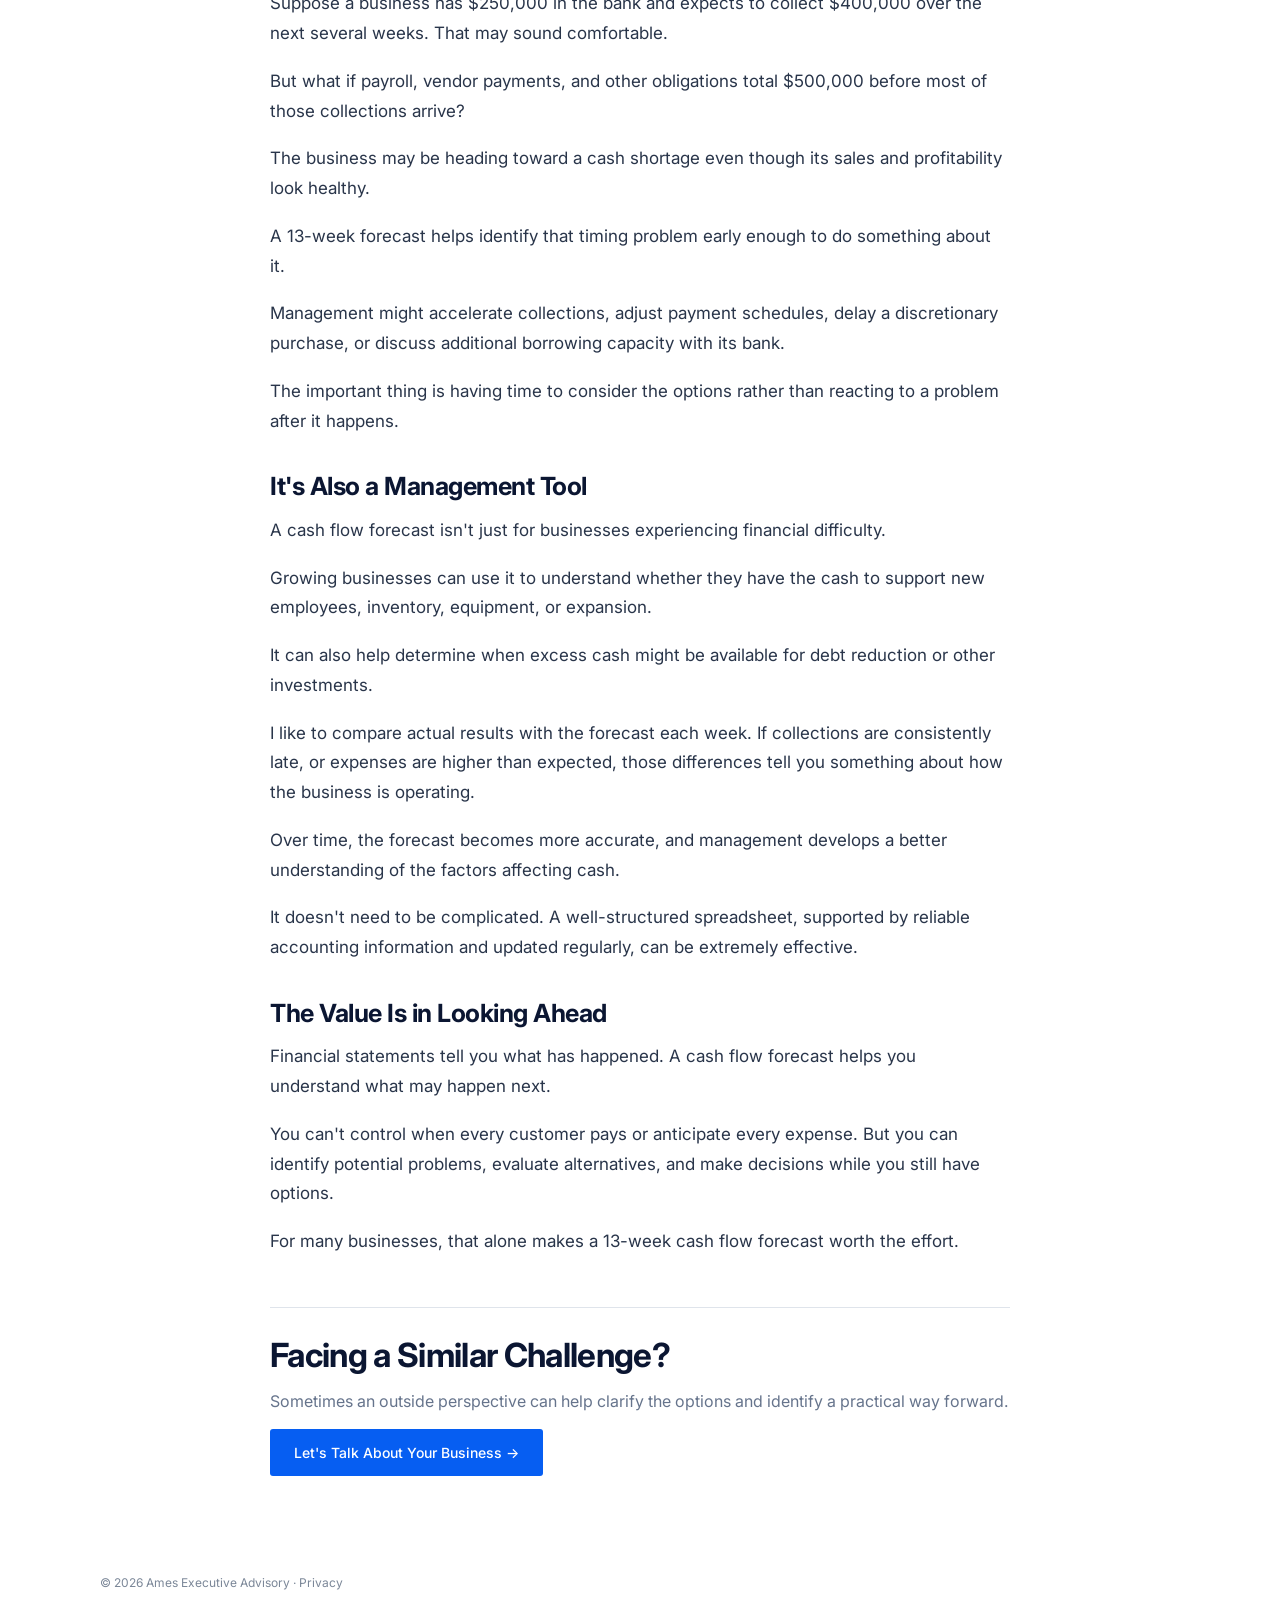
<file: insights/13-week-cash-flow-forecast/index.html>
<!doctype html><html lang="en"><head><meta charset="utf-8"><meta name="viewport" content="width=device-width,initial-scale=1"><meta name="description" content="Practical financial and operational advisory for business owners. Ames Executive Advisory."><title>Why a 13-Week Cash Flow Forecast Is One of the Most Useful Tools for Business Owners | Ames Executive Advisory</title><link rel="icon" href="/assets/favicon.png"><link rel="stylesheet" href="/assets/styles.css"><script defer src="/assets/site.js"></script></head><body><header class="header"><div class="wrap header-inner"><a href="/" aria-label="Ames Executive Advisory home"><img class="logo" src="/assets/ames-logo.png" alt="AMES | Executive Advisory"></a><nav class="nav" aria-label="Main navigation"><a class="" href="/experience/">Experience</a><a class="" href="/services/">Services</a><a class="active" href="/insights/">Insights</a><a class="" href="/contact/">Contact</a><a class="btn" href="/contact/">Let's Talk</a></nav></div></header><main><article class="article"><a class="back" href="/insights/">← Back to Insights</a><div style="height:22px"></div><h1>Why a 13-Week Cash Flow Forecast Is One of the Most Useful Tools for Business Owners</h1><p class="lead">Profitability matters, but understanding when cash will actually come in and go out is just as important.</p><img class="hero-image" src="/assets/insight-2.jpg" alt=""><div class="article-content"><p>A business can be profitable and still run short of cash. I&#x27;ve seen this happen for a variety of reasons. Customers take longer to pay than expected, inventory needs to be purchased before it&#x27;s sold, expenses increase, or a business takes on new opportunities that require cash before they generate revenue.</p>
<p>The income statement may look fine, but that doesn&#x27;t necessarily mean there&#x27;s enough money in the bank to meet the next payroll.</p>
<p>This is why I believe a 13-week cash flow forecast is one of the most useful financial tools a business owner can have.</p>
<h2>Why 13 Weeks? Great Question.</h2>
<p>Thirteen weeks gives you a rolling view of approximately three months. It&#x27;s long enough to identify potential problems (before they become urgent) and short enough to develop a reasonably detailed forecast using information you already have.</p>
<p>Unlike an annual budget or a traditional cash flow statement, a 13-week forecast focuses on the actual timing of cash receipts and payments.</p>
<p>It starts with the cash available today, then projects what will come in and what needs to go out each week.</p>
<p>The forecast typically includes customer collections, payroll, rent, vendor payments, taxes, debt obligations, equipment purchases, and other significant cash requirements.</p>
<p>The result is a week-by-week view of expected cash balances.</p>
<h2>What the Forecast Can Tell You</h2>
<p>Suppose a business has $250,000 in the bank and expects to collect $400,000 over the next several weeks. That may sound comfortable.</p>
<p>But what if payroll, vendor payments, and other obligations total $500,000 before most of those collections arrive?</p>
<p>The business may be heading toward a cash shortage even though its sales and profitability look healthy.</p>
<p>A 13-week forecast helps identify that timing problem early enough to do something about it.</p>
<p>Management might accelerate collections, adjust payment schedules, delay a discretionary purchase, or discuss additional borrowing capacity with its bank.</p>
<p>The important thing is having time to consider the options rather than reacting to a problem after it happens.</p>
<h2>It&#x27;s Also a Management Tool</h2>
<p>A cash flow forecast isn&#x27;t just for businesses experiencing financial difficulty.</p>
<p>Growing businesses can use it to understand whether they have the cash to support new employees, inventory, equipment, or expansion.</p>
<p>It can also help determine when excess cash might be available for debt reduction or other investments.</p>
<p>I like to compare actual results with the forecast each week. If collections are consistently late, or expenses are higher than expected, those differences tell you something about how the business is operating.</p>
<p>Over time, the forecast becomes more accurate, and management develops a better understanding of the factors affecting cash.</p>
<p>It doesn&#x27;t need to be complicated. A well-structured spreadsheet, supported by reliable accounting information and updated regularly, can be extremely effective.</p>
<h2>The Value Is in Looking Ahead</h2>
<p>Financial statements tell you what has happened. A cash flow forecast helps you understand what may happen next.</p>
<p>You can&#x27;t control when every customer pays or anticipate every expense. But you can identify potential problems, evaluate alternatives, and make decisions while you still have options.</p>
<p>For many businesses, that alone makes a 13-week cash flow forecast worth the effort.</p></div><div class="article-cta"><h2>Facing a Similar Challenge?</h2><p class="muted">Sometimes an outside perspective can help clarify the options and identify a practical way forward.</p><a class="btn" href="/contact/">Let's Talk About Your Business →</a></div></article></main><footer class="footer"><div class="wrap">© 2026 Ames Executive Advisory · <a href="/privacy/">Privacy</a></div></footer></body></html>
</file>
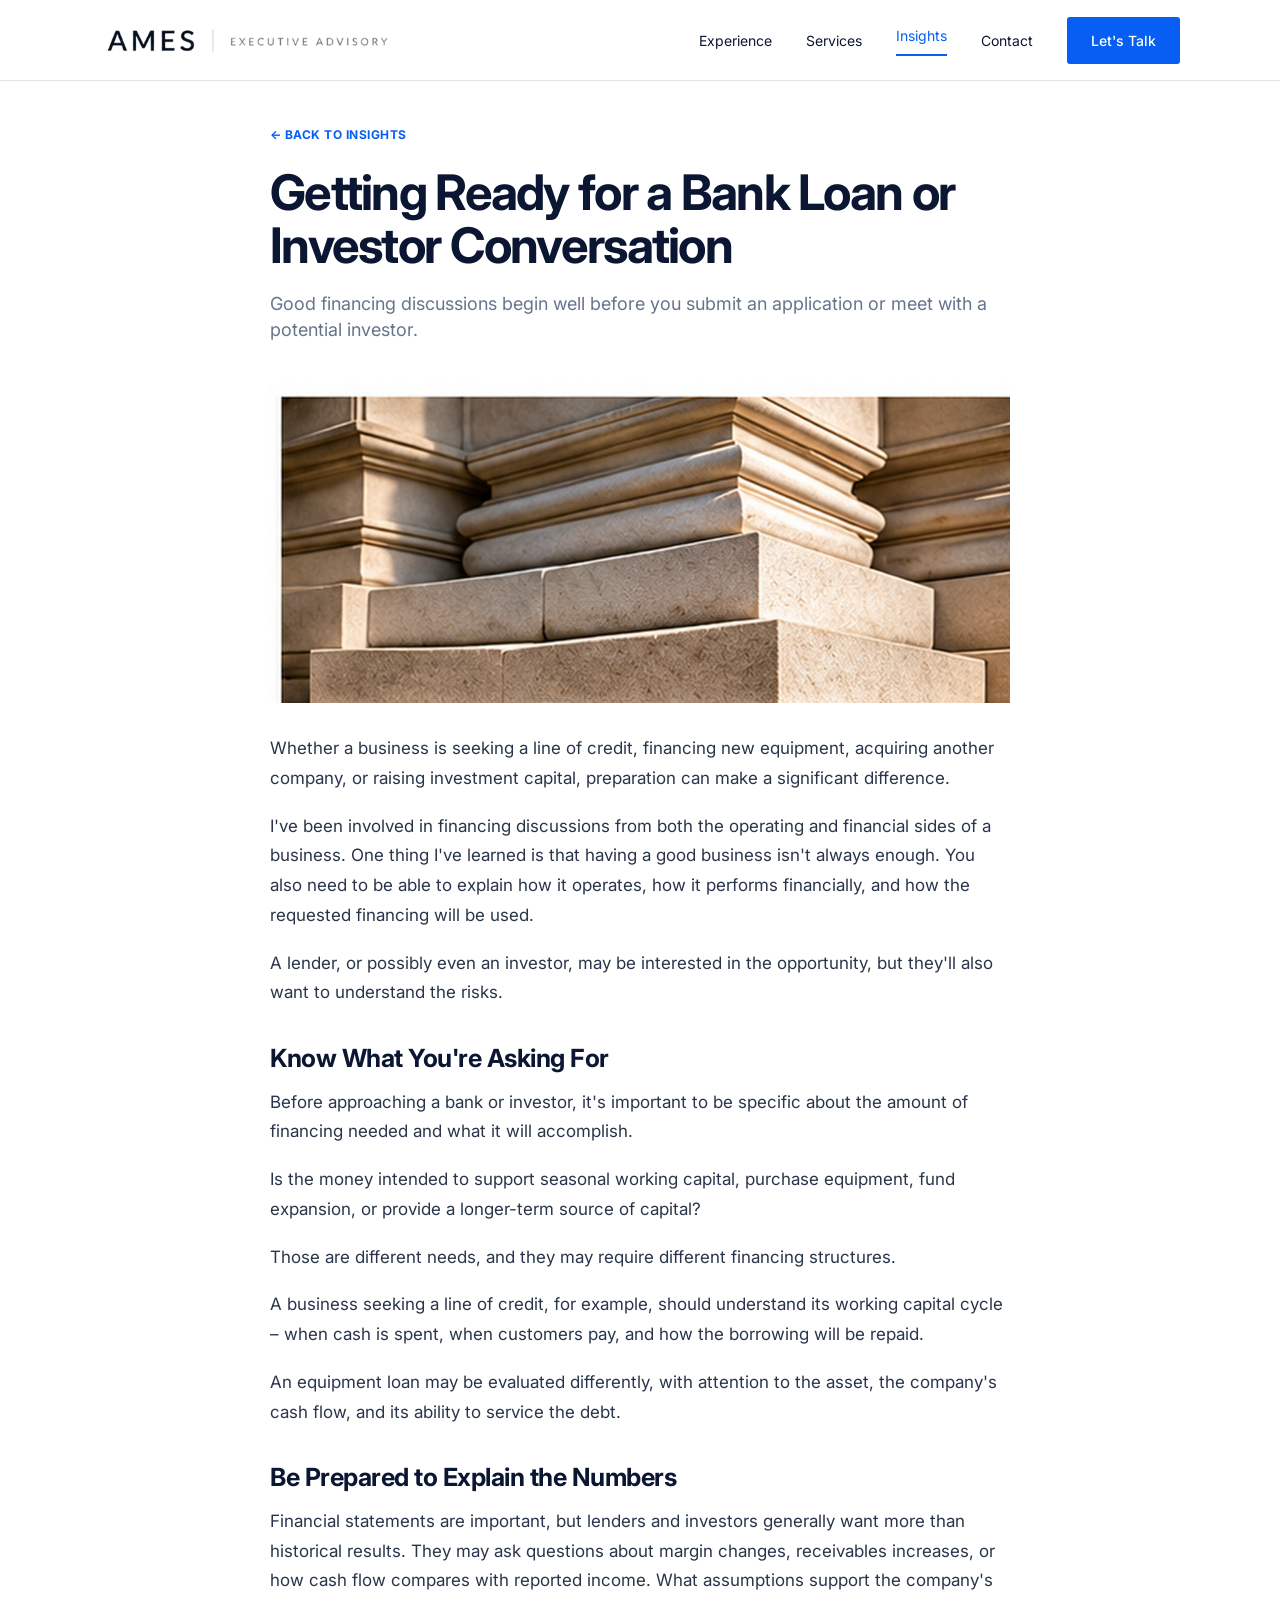
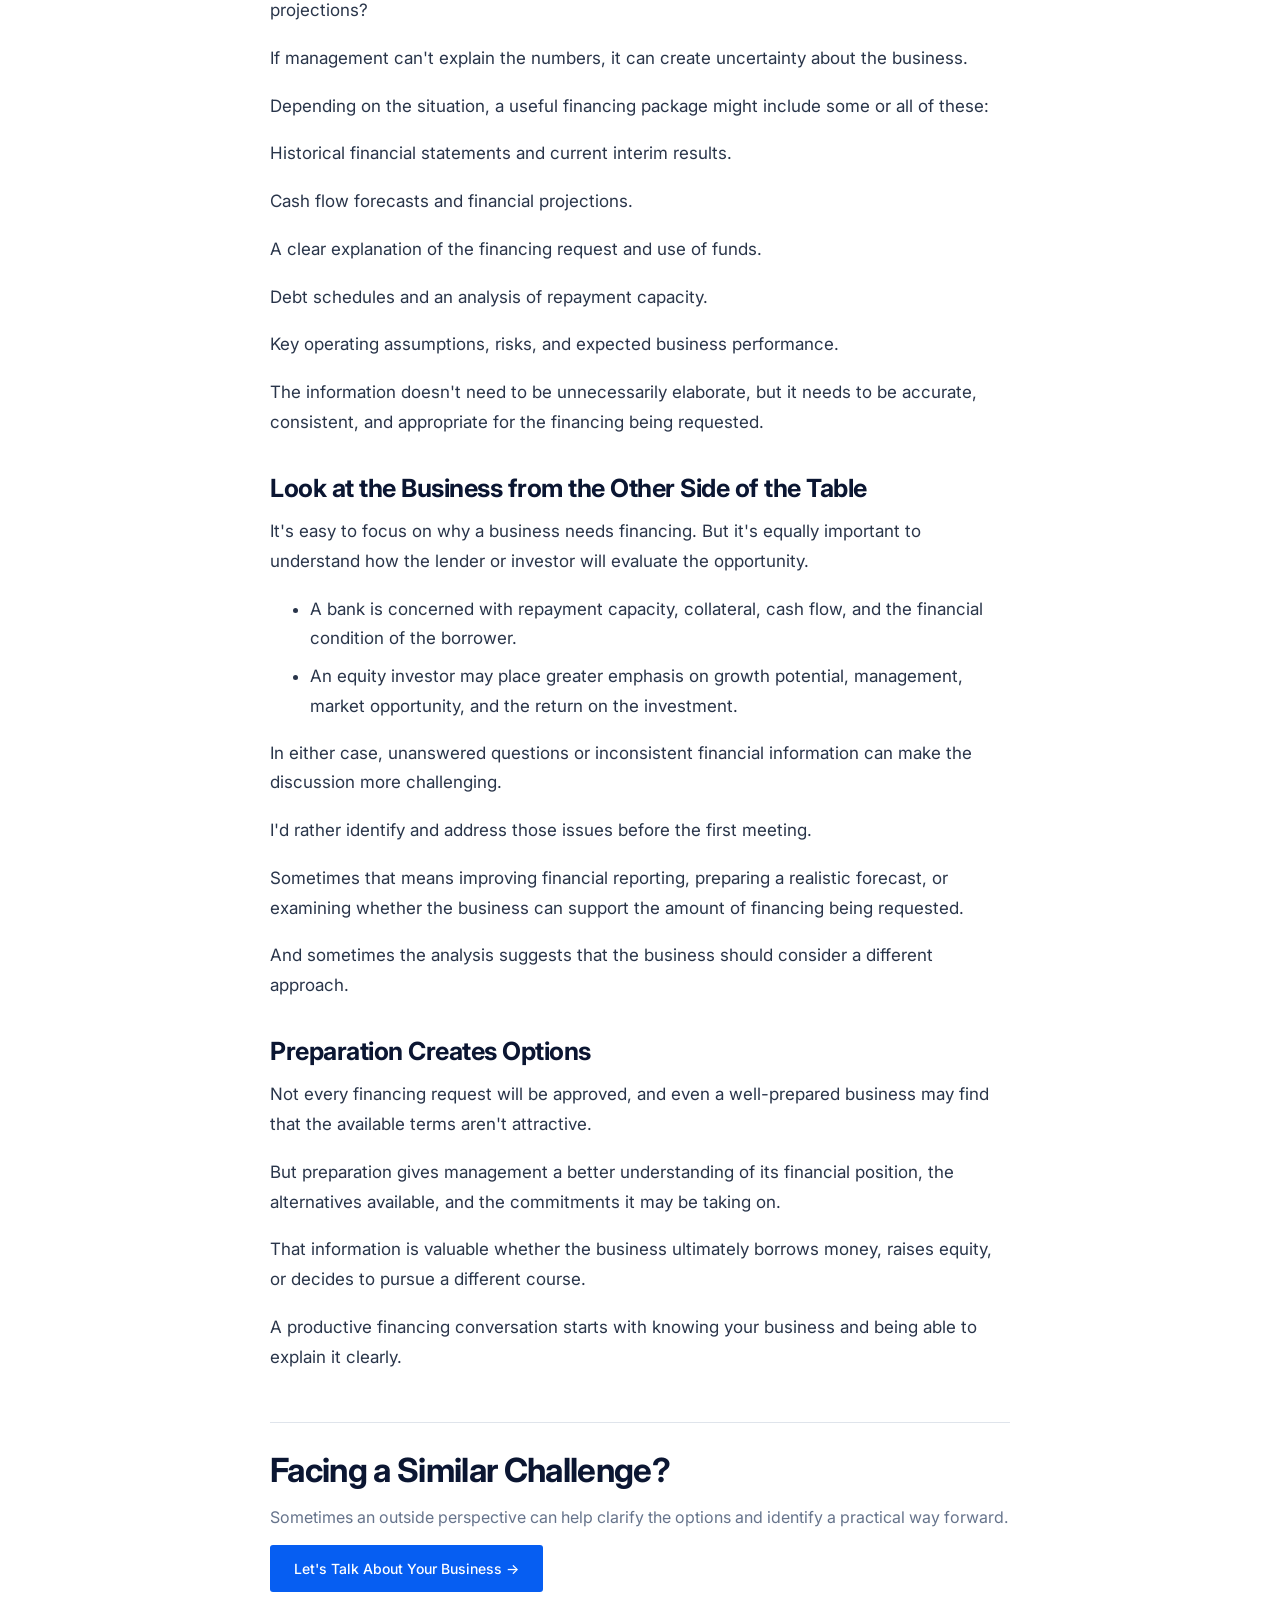
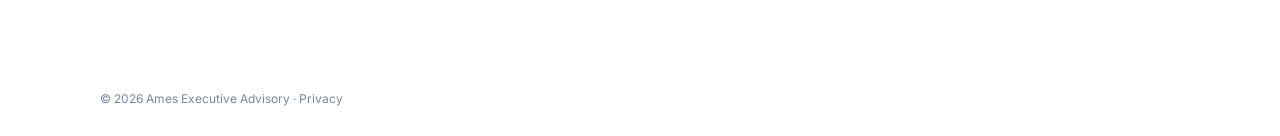
<file: insights/financing-readiness/index.html>
<!doctype html><html lang="en"><head><meta charset="utf-8"><meta name="viewport" content="width=device-width,initial-scale=1"><meta name="description" content="Practical financial and operational advisory for business owners. Ames Executive Advisory."><title>Getting Ready for a Bank Loan or Investor Conversation | Ames Executive Advisory</title><link rel="icon" href="/assets/favicon.png"><link rel="stylesheet" href="/assets/styles.css"><script defer src="/assets/site.js"></script></head><body><header class="header"><div class="wrap header-inner"><a href="/" aria-label="Ames Executive Advisory home"><img class="logo" src="/assets/ames-logo.png" alt="AMES | Executive Advisory"></a><nav class="nav" aria-label="Main navigation"><a class="" href="/experience/">Experience</a><a class="" href="/services/">Services</a><a class="active" href="/insights/">Insights</a><a class="" href="/contact/">Contact</a><a class="btn" href="/contact/">Let's Talk</a></nav></div></header><main><article class="article"><a class="back" href="/insights/">← Back to Insights</a><div style="height:22px"></div><h1>Getting Ready for a Bank Loan or Investor Conversation</h1><p class="lead">Good financing discussions begin well before you submit an application or meet with a potential investor.</p><img class="hero-image" src="/assets/insight-4.jpg" alt=""><div class="article-content"><p>Whether a business is seeking a line of credit, financing new equipment, acquiring another company, or raising investment capital, preparation can make a significant difference.</p>
<p>I&#x27;ve been involved in financing discussions from both the operating and financial sides of a business. One thing I&#x27;ve learned is that having a good business isn&#x27;t always enough. You also need to be able to explain how it operates, how it performs financially, and how the requested financing will be used.</p>
<p>A lender, or possibly even an investor, may be interested in the opportunity, but they&#x27;ll also want to understand the risks.</p>
<h2>Know What You&#x27;re Asking For</h2>
<p>Before approaching a bank or investor, it&#x27;s important to be specific about the amount of financing needed and what it will accomplish.</p>
<p>Is the money intended to support seasonal working capital, purchase equipment, fund expansion, or provide a longer-term source of capital?</p>
<p>Those are different needs, and they may require different financing structures.</p>
<p>A business seeking a line of credit, for example, should understand its working capital cycle – when cash is spent, when customers pay, and how the borrowing will be repaid.</p>
<p>An equipment loan may be evaluated differently, with attention to the asset, the company&#x27;s cash flow, and its ability to service the debt.</p>
<h2>Be Prepared to Explain the Numbers</h2>
<p>Financial statements are important, but lenders and investors generally want more than historical results. They may ask questions about margin changes, receivables increases, or how cash flow compares with reported income. What assumptions support the company&#x27;s projections?</p>
<p>If management can&#x27;t explain the numbers, it can create uncertainty about the business.</p>
<p>Depending on the situation, a useful financing package might include some or all of these:</p>
<p>Historical financial statements and current interim results.</p>
<p>Cash flow forecasts and financial projections.</p>
<p>A clear explanation of the financing request and use of funds.</p>
<p>Debt schedules and an analysis of repayment capacity.</p>
<p>Key operating assumptions, risks, and expected business performance.</p>
<p>The information doesn&#x27;t need to be unnecessarily elaborate, but it needs to be accurate, consistent, and appropriate for the financing being requested.</p>
<h2>Look at the Business from the Other Side of the Table</h2>
<p>It&#x27;s easy to focus on why a business needs financing. But it&#x27;s equally important to understand how the lender or investor will evaluate the opportunity.</p>
<ul>
<li>A bank is concerned with repayment capacity, collateral, cash flow, and the financial condition of the borrower.</li>
<li>An equity investor may place greater emphasis on growth potential, management, market opportunity, and the return on the investment.</li>
</ul>
<p>In either case, unanswered questions or inconsistent financial information can make the discussion more challenging.</p>
<p>I&#x27;d rather identify and address those issues before the first meeting.</p>
<p>Sometimes that means improving financial reporting, preparing a realistic forecast, or examining whether the business can support the amount of financing being requested.</p>
<p>And sometimes the analysis suggests that the business should consider a different approach.</p>
<h2>Preparation Creates Options</h2>
<p>Not every financing request will be approved, and even a well-prepared business may find that the available terms aren&#x27;t attractive.</p>
<p>But preparation gives management a better understanding of its financial position, the alternatives available, and the commitments it may be taking on.</p>
<p>That information is valuable whether the business ultimately borrows money, raises equity, or decides to pursue a different course.</p>
<p>A productive financing conversation starts with knowing your business and being able to explain it clearly.</p></div><div class="article-cta"><h2>Facing a Similar Challenge?</h2><p class="muted">Sometimes an outside perspective can help clarify the options and identify a practical way forward.</p><a class="btn" href="/contact/">Let's Talk About Your Business →</a></div></article></main><footer class="footer"><div class="wrap">© 2026 Ames Executive Advisory · <a href="/privacy/">Privacy</a></div></footer></body></html>
</file>
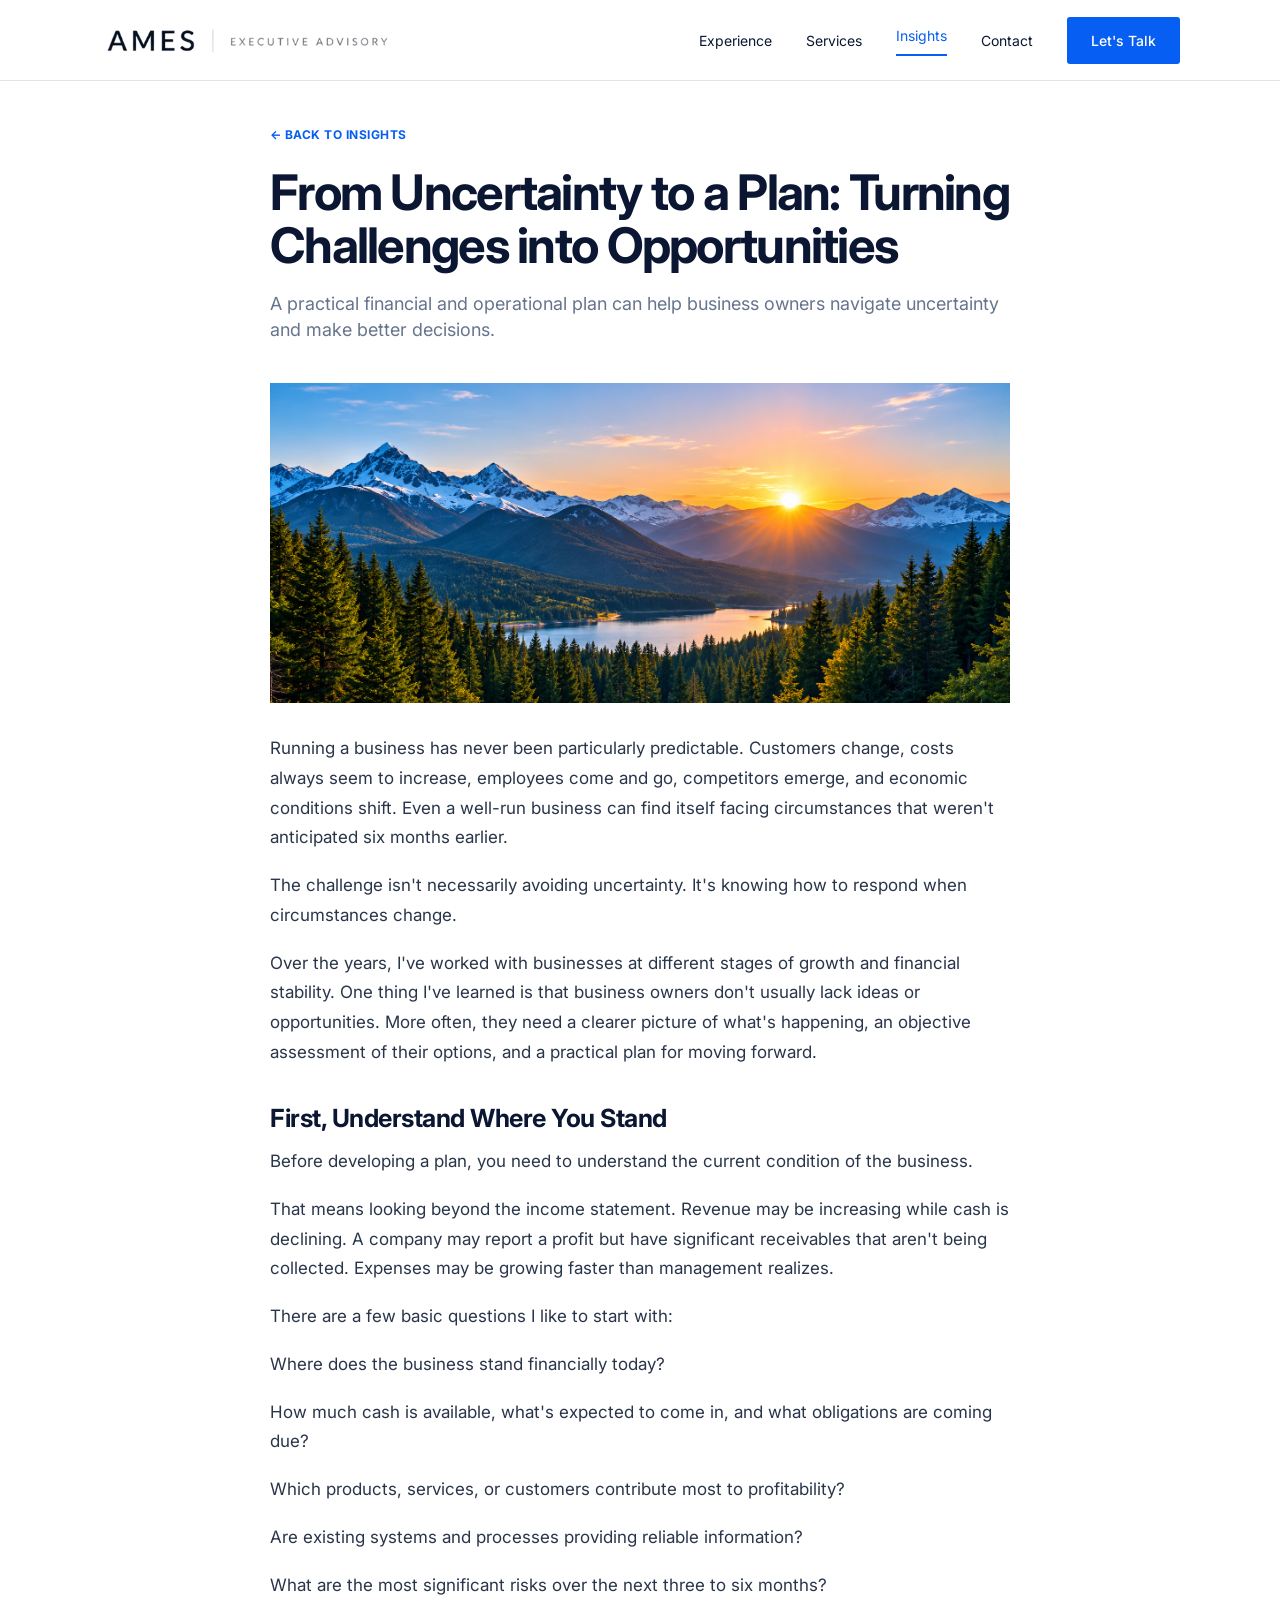
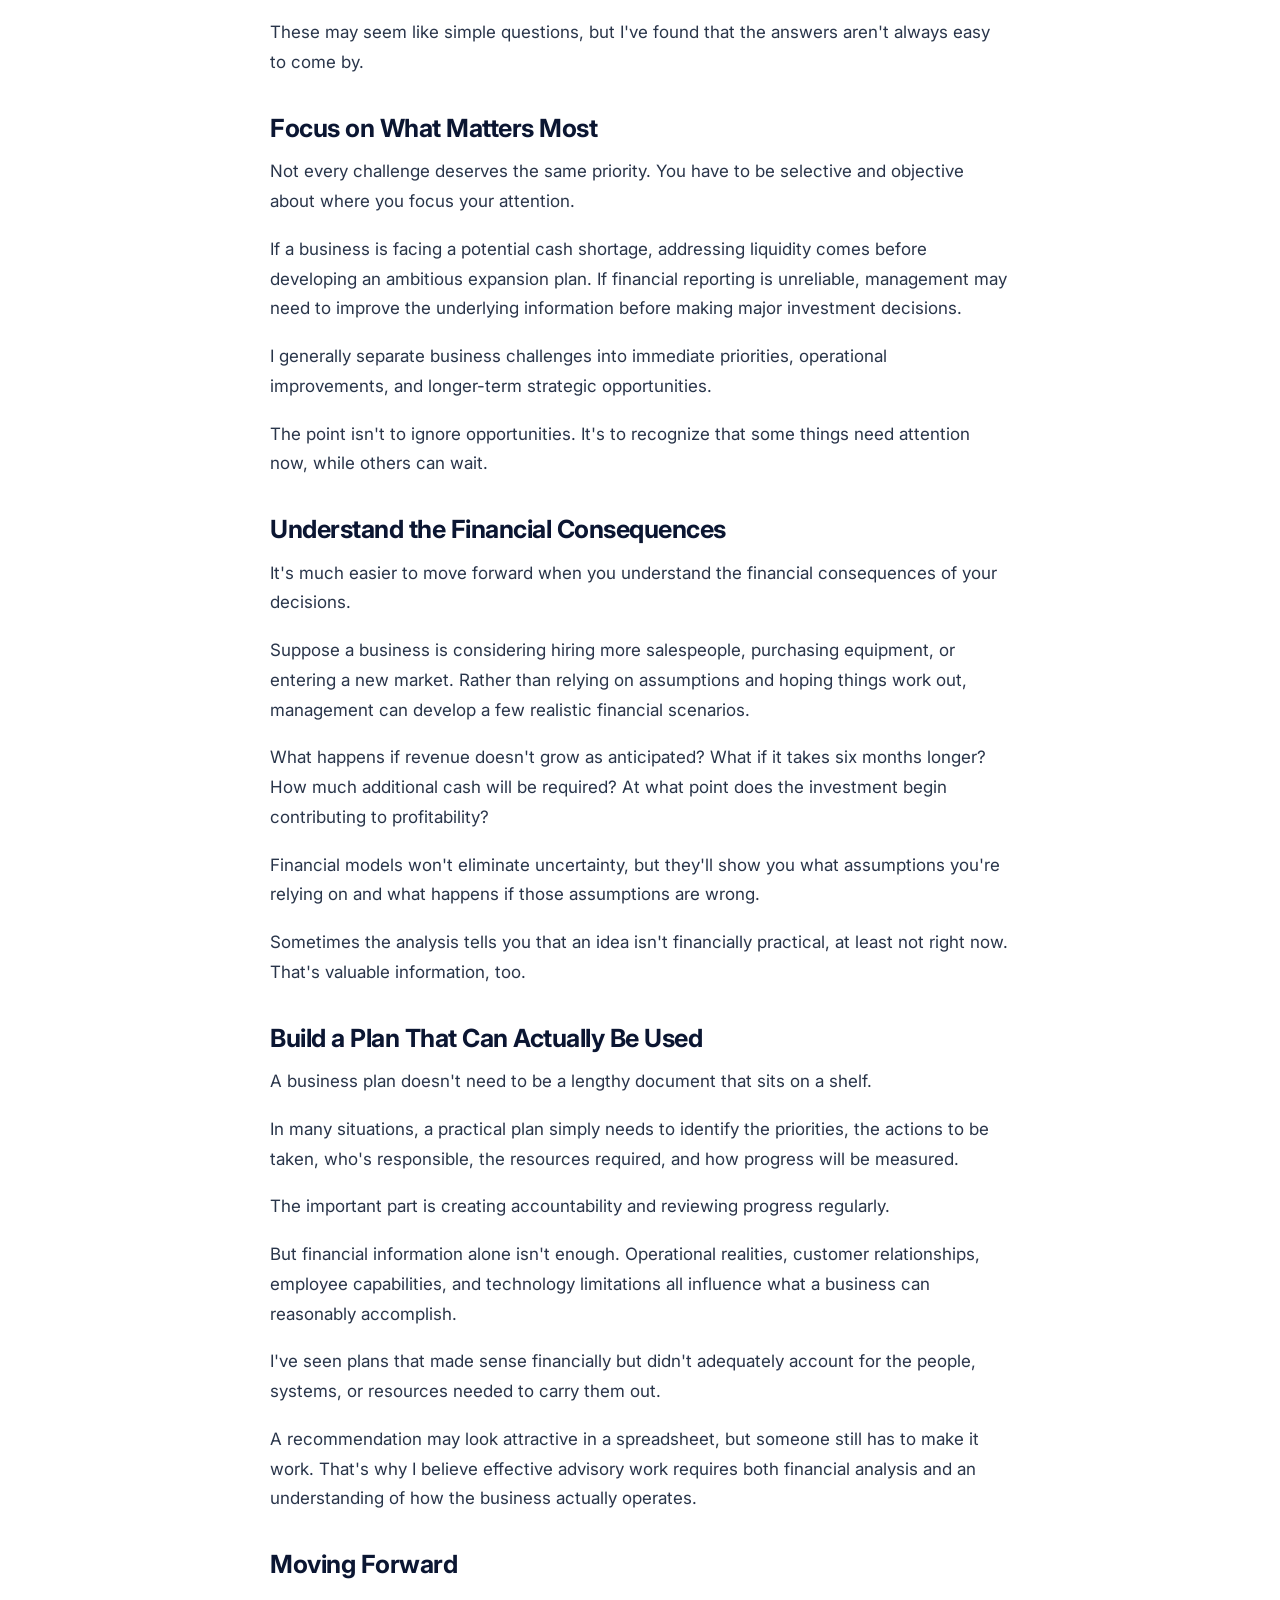
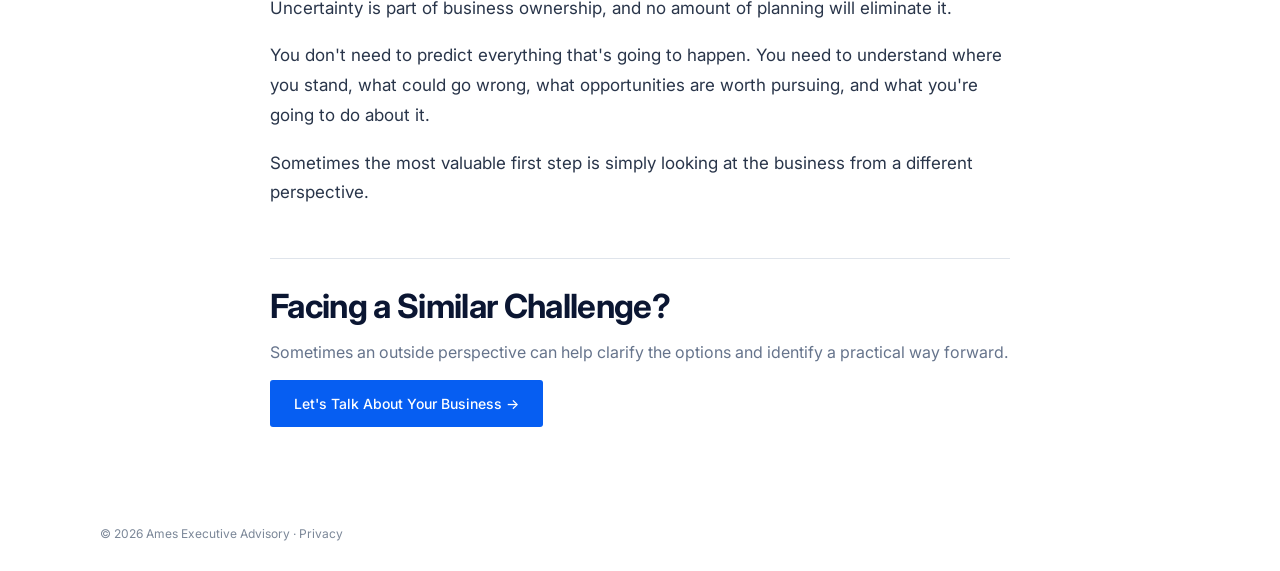
<file: insights/from-uncertainty-to-a-plan/index.html>
<!doctype html><html lang="en"><head><meta charset="utf-8"><meta name="viewport" content="width=device-width,initial-scale=1"><meta name="description" content="Practical financial and operational advisory for business owners. Ames Executive Advisory."><title>From Uncertainty to a Plan: Turning Challenges into Opportunities | Ames Executive Advisory</title><link rel="icon" href="/assets/favicon.png"><link rel="stylesheet" href="/assets/styles.css"><script defer src="/assets/site.js"></script></head><body><header class="header"><div class="wrap header-inner"><a href="/" aria-label="Ames Executive Advisory home"><img class="logo" src="/assets/ames-logo.png" alt="AMES | Executive Advisory"></a><nav class="nav" aria-label="Main navigation"><a class="" href="/experience/">Experience</a><a class="" href="/services/">Services</a><a class="active" href="/insights/">Insights</a><a class="" href="/contact/">Contact</a><a class="btn" href="/contact/">Let's Talk</a></nav></div></header><main><article class="article"><a class="back" href="/insights/">← Back to Insights</a><div style="height:22px"></div><h1>From Uncertainty to a Plan: Turning Challenges into Opportunities</h1><p class="lead">A practical financial and operational plan can help business owners navigate uncertainty and make better decisions.</p><img class="hero-image" src="/assets/insight-1.jpg" alt=""><div class="article-content"><p>Running a business has never been particularly predictable. Customers change, costs always seem to increase, employees come and go, competitors emerge, and economic conditions shift. Even a well-run business can find itself facing circumstances that weren&#x27;t anticipated six months earlier.</p>
<p>The challenge isn&#x27;t necessarily avoiding uncertainty. It&#x27;s knowing how to respond when circumstances change.</p>
<p>Over the years, I&#x27;ve worked with businesses at different stages of growth and financial stability. One thing I&#x27;ve learned is that business owners don&#x27;t usually lack ideas or opportunities. More often, they need a clearer picture of what&#x27;s happening, an objective assessment of their options, and a practical plan for moving forward.</p>
<h2>First, Understand Where You Stand</h2>
<p>Before developing a plan, you need to understand the current condition of the business.</p>
<p>That means looking beyond the income statement. Revenue may be increasing while cash is declining. A company may report a profit but have significant receivables that aren&#x27;t being collected. Expenses may be growing faster than management realizes.</p>
<p>There are a few basic questions I like to start with:</p>
<p>Where does the business stand financially today?</p>
<p>How much cash is available, what&#x27;s expected to come in, and what obligations are coming due?</p>
<p>Which products, services, or customers contribute most to profitability?</p>
<p>Are existing systems and processes providing reliable information?</p>
<p>What are the most significant risks over the next three to six months?</p>
<p>These may seem like simple questions, but I&#x27;ve found that the answers aren&#x27;t always easy to come by.</p>
<h2>Focus on What Matters Most</h2>
<p>Not every challenge deserves the same priority. You have to be selective and objective about where you focus your attention.</p>
<p>If a business is facing a potential cash shortage, addressing liquidity comes before developing an ambitious expansion plan. If financial reporting is unreliable, management may need to improve the underlying information before making major investment decisions.</p>
<p>I generally separate business challenges into immediate priorities, operational improvements, and longer-term strategic opportunities.</p>
<p>The point isn&#x27;t to ignore opportunities. It&#x27;s to recognize that some things need attention now, while others can wait.</p>
<h2>Understand the Financial Consequences</h2>
<p>It&#x27;s much easier to move forward when you understand the financial consequences of your decisions.</p>
<p>Suppose a business is considering hiring more salespeople, purchasing equipment, or entering a new market. Rather than relying on assumptions and hoping things work out, management can develop a few realistic financial scenarios.</p>
<p>What happens if revenue doesn&#x27;t grow as anticipated? What if it takes six months longer? How much additional cash will be required? At what point does the investment begin contributing to profitability?</p>
<p>Financial models won&#x27;t eliminate uncertainty, but they&#x27;ll show you what assumptions you&#x27;re relying on and what happens if those assumptions are wrong.</p>
<p>Sometimes the analysis tells you that an idea isn&#x27;t financially practical, at least not right now. That&#x27;s valuable information, too.</p>
<h2>Build a Plan That Can Actually Be Used</h2>
<p>A business plan doesn&#x27;t need to be a lengthy document that sits on a shelf.</p>
<p>In many situations, a practical plan simply needs to identify the priorities, the actions to be taken, who&#x27;s responsible, the resources required, and how progress will be measured.</p>
<p>The important part is creating accountability and reviewing progress regularly.</p>
<p>But financial information alone isn&#x27;t enough. Operational realities, customer relationships, employee capabilities, and technology limitations all influence what a business can reasonably accomplish.</p>
<p>I&#x27;ve seen plans that made sense financially but didn&#x27;t adequately account for the people, systems, or resources needed to carry them out.</p>
<p>A recommendation may look attractive in a spreadsheet, but someone still has to make it work. That&#x27;s why I believe effective advisory work requires both financial analysis and an understanding of how the business actually operates.</p>
<h2>Moving Forward</h2>
<p>Uncertainty is part of business ownership, and no amount of planning will eliminate it.</p>
<p>You don&#x27;t need to predict everything that&#x27;s going to happen. You need to understand where you stand, what could go wrong, what opportunities are worth pursuing, and what you&#x27;re going to do about it.</p>
<p>Sometimes the most valuable first step is simply looking at the business from a different perspective.</p></div><div class="article-cta"><h2>Facing a Similar Challenge?</h2><p class="muted">Sometimes an outside perspective can help clarify the options and identify a practical way forward.</p><a class="btn" href="/contact/">Let's Talk About Your Business →</a></div></article></main><footer class="footer"><div class="wrap">© 2026 Ames Executive Advisory · <a href="/privacy/">Privacy</a></div></footer></body></html>
</file>
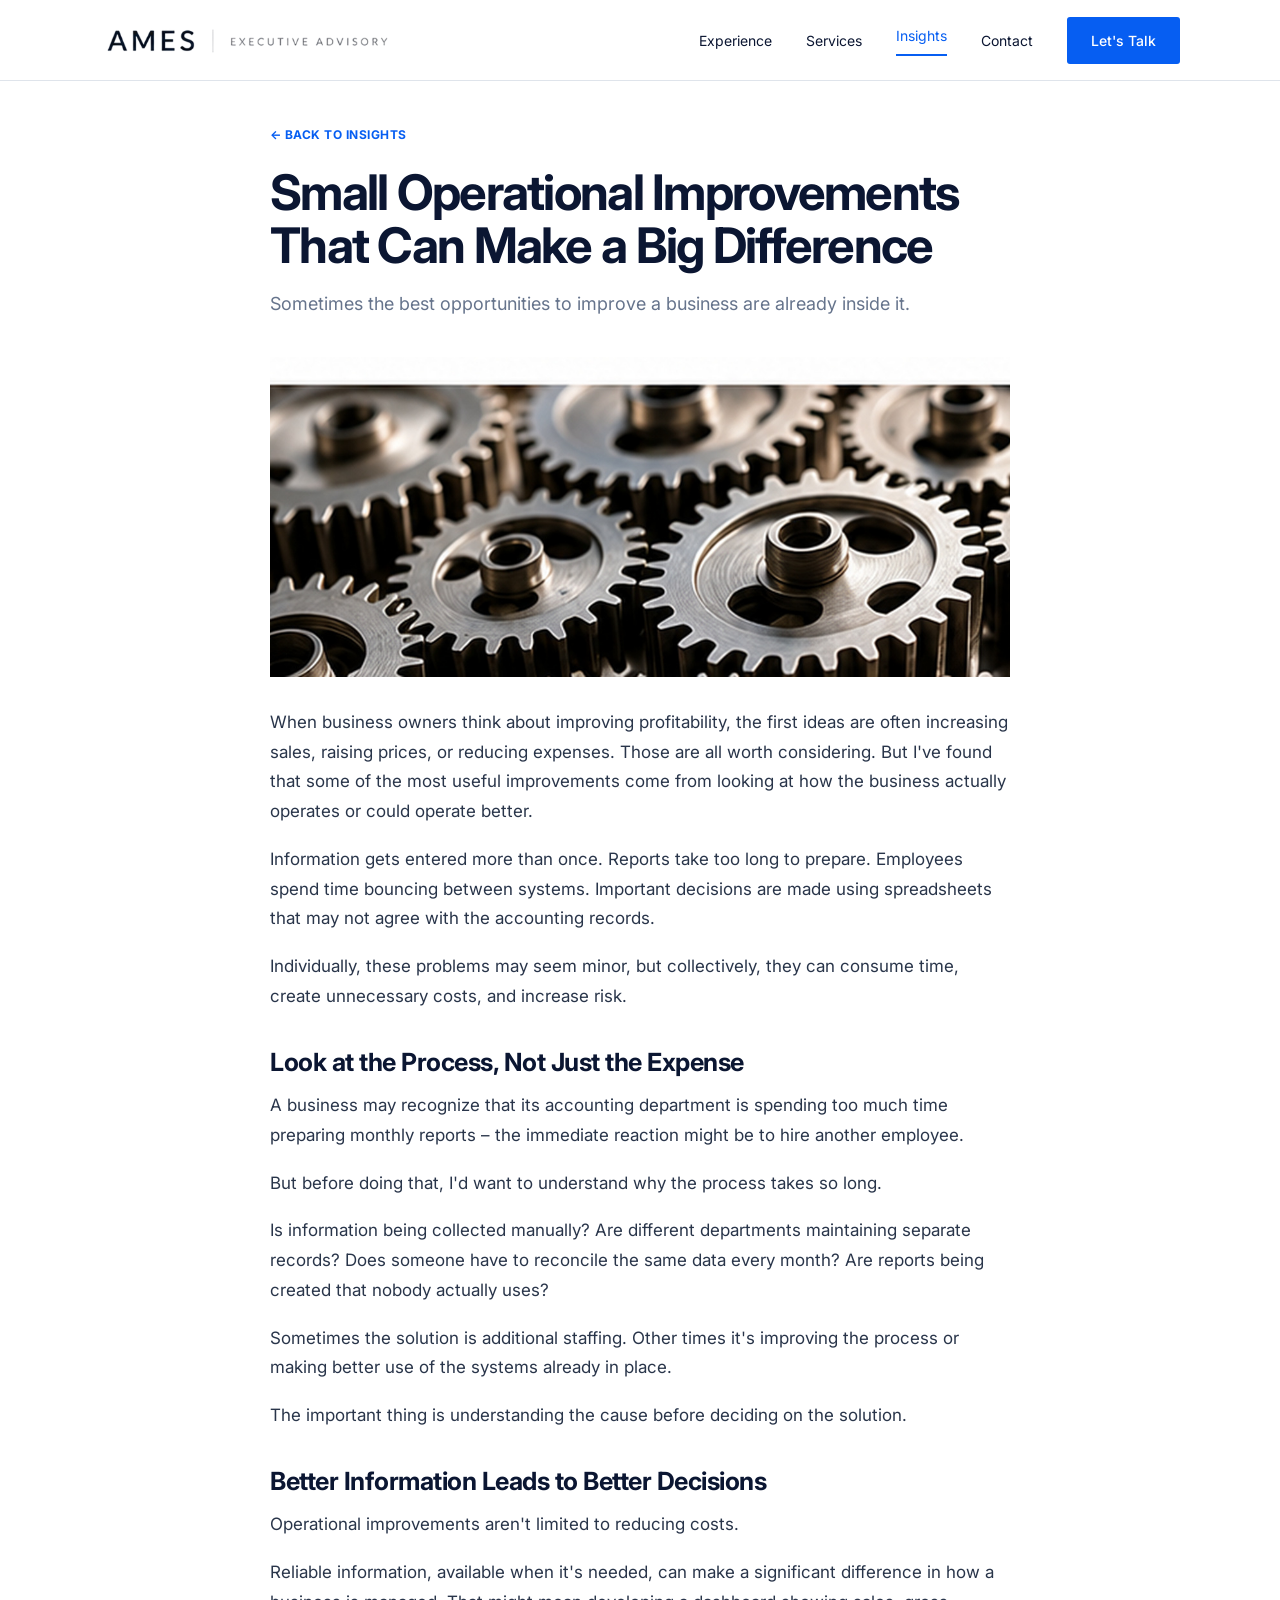
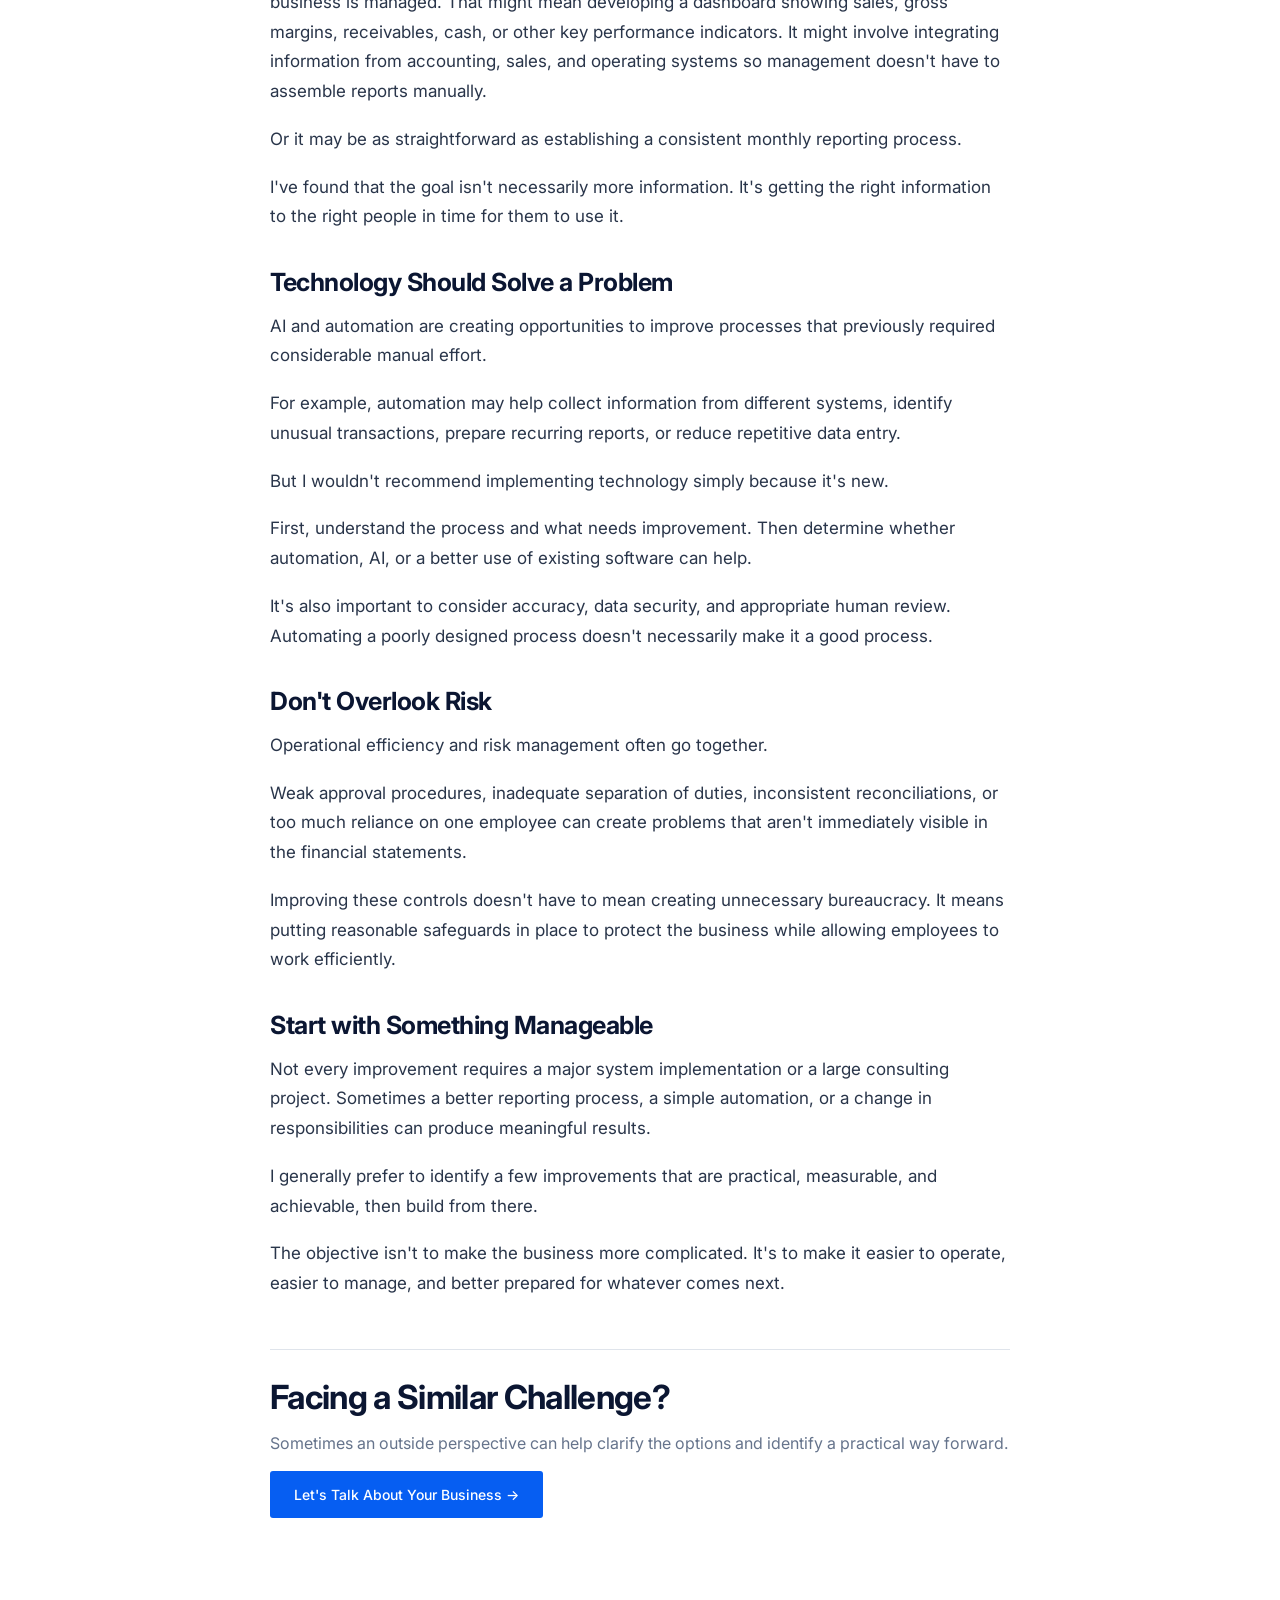
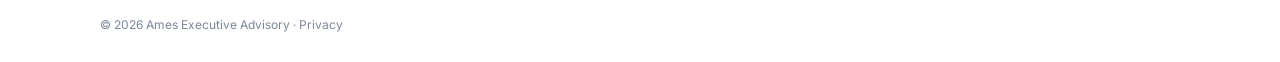
<file: insights/operational-improvements/index.html>
<!doctype html><html lang="en"><head><meta charset="utf-8"><meta name="viewport" content="width=device-width,initial-scale=1"><meta name="description" content="Practical financial and operational advisory for business owners. Ames Executive Advisory."><title>Small Operational Improvements That Can Make a Big Difference | Ames Executive Advisory</title><link rel="icon" href="/assets/favicon.png"><link rel="stylesheet" href="/assets/styles.css"><script defer src="/assets/site.js"></script></head><body><header class="header"><div class="wrap header-inner"><a href="/" aria-label="Ames Executive Advisory home"><img class="logo" src="/assets/ames-logo.png" alt="AMES | Executive Advisory"></a><nav class="nav" aria-label="Main navigation"><a class="" href="/experience/">Experience</a><a class="" href="/services/">Services</a><a class="active" href="/insights/">Insights</a><a class="" href="/contact/">Contact</a><a class="btn" href="/contact/">Let's Talk</a></nav></div></header><main><article class="article"><a class="back" href="/insights/">← Back to Insights</a><div style="height:22px"></div><h1>Small Operational Improvements That Can Make a Big Difference</h1><p class="lead">Sometimes the best opportunities to improve a business are already inside it.</p><img class="hero-image" src="/assets/insight-5.jpg" alt=""><div class="article-content"><p>When business owners think about improving profitability, the first ideas are often increasing sales, raising prices, or reducing expenses. Those are all worth considering. But I&#x27;ve found that some of the most useful improvements come from looking at how the business actually operates or could operate better.</p>
<p>Information gets entered more than once. Reports take too long to prepare. Employees spend time bouncing between systems. Important decisions are made using spreadsheets that may not agree with the accounting records.</p>
<p>Individually, these problems may seem minor, but collectively, they can consume time, create unnecessary costs, and increase risk.</p>
<h2>Look at the Process, Not Just the Expense</h2>
<p>A business may recognize that its accounting department is spending too much time preparing monthly reports – the immediate reaction might be to hire another employee.</p>
<p>But before doing that, I&#x27;d want to understand why the process takes so long.</p>
<p>Is information being collected manually? Are different departments maintaining separate records? Does someone have to reconcile the same data every month? Are reports being created that nobody actually uses?</p>
<p>Sometimes the solution is additional staffing. Other times it&#x27;s improving the process or making better use of the systems already in place.</p>
<p>The important thing is understanding the cause before deciding on the solution.</p>
<h2>Better Information Leads to Better Decisions</h2>
<p>Operational improvements aren&#x27;t limited to reducing costs.</p>
<p>Reliable information, available when it&#x27;s needed, can make a significant difference in how a business is managed. That might mean developing a dashboard showing sales, gross margins, receivables, cash, or other key performance indicators. It might involve integrating information from accounting, sales, and operating systems so management doesn&#x27;t have to assemble reports manually.</p>
<p>Or it may be as straightforward as establishing a consistent monthly reporting process.</p>
<p>I&#x27;ve found that the goal isn&#x27;t necessarily more information. It&#x27;s getting the right information to the right people in time for them to use it.</p>
<h2>Technology Should Solve a Problem</h2>
<p>AI and automation are creating opportunities to improve processes that previously required considerable manual effort.</p>
<p>For example, automation may help collect information from different systems, identify unusual transactions, prepare recurring reports, or reduce repetitive data entry.</p>
<p>But I wouldn&#x27;t recommend implementing technology simply because it&#x27;s new.</p>
<p>First, understand the process and what needs improvement. Then determine whether automation, AI, or a better use of existing software can help.</p>
<p>It&#x27;s also important to consider accuracy, data security, and appropriate human review. Automating a poorly designed process doesn&#x27;t necessarily make it a good process.</p>
<h2>Don&#x27;t Overlook Risk</h2>
<p>Operational efficiency and risk management often go together.</p>
<p>Weak approval procedures, inadequate separation of duties, inconsistent reconciliations, or too much reliance on one employee can create problems that aren&#x27;t immediately visible in the financial statements.</p>
<p>Improving these controls doesn&#x27;t have to mean creating unnecessary bureaucracy. It means putting reasonable safeguards in place to protect the business while allowing employees to work efficiently.</p>
<h2>Start with Something Manageable</h2>
<p>Not every improvement requires a major system implementation or a large consulting project. Sometimes a better reporting process, a simple automation, or a change in responsibilities can produce meaningful results.</p>
<p>I generally prefer to identify a few improvements that are practical, measurable, and achievable, then build from there.</p>
<p>The objective isn&#x27;t to make the business more complicated. It&#x27;s to make it easier to operate, easier to manage, and better prepared for whatever comes next.</p></div><div class="article-cta"><h2>Facing a Similar Challenge?</h2><p class="muted">Sometimes an outside perspective can help clarify the options and identify a practical way forward.</p><a class="btn" href="/contact/">Let's Talk About Your Business →</a></div></article></main><footer class="footer"><div class="wrap">© 2026 Ames Executive Advisory · <a href="/privacy/">Privacy</a></div></footer></body></html>
</file>
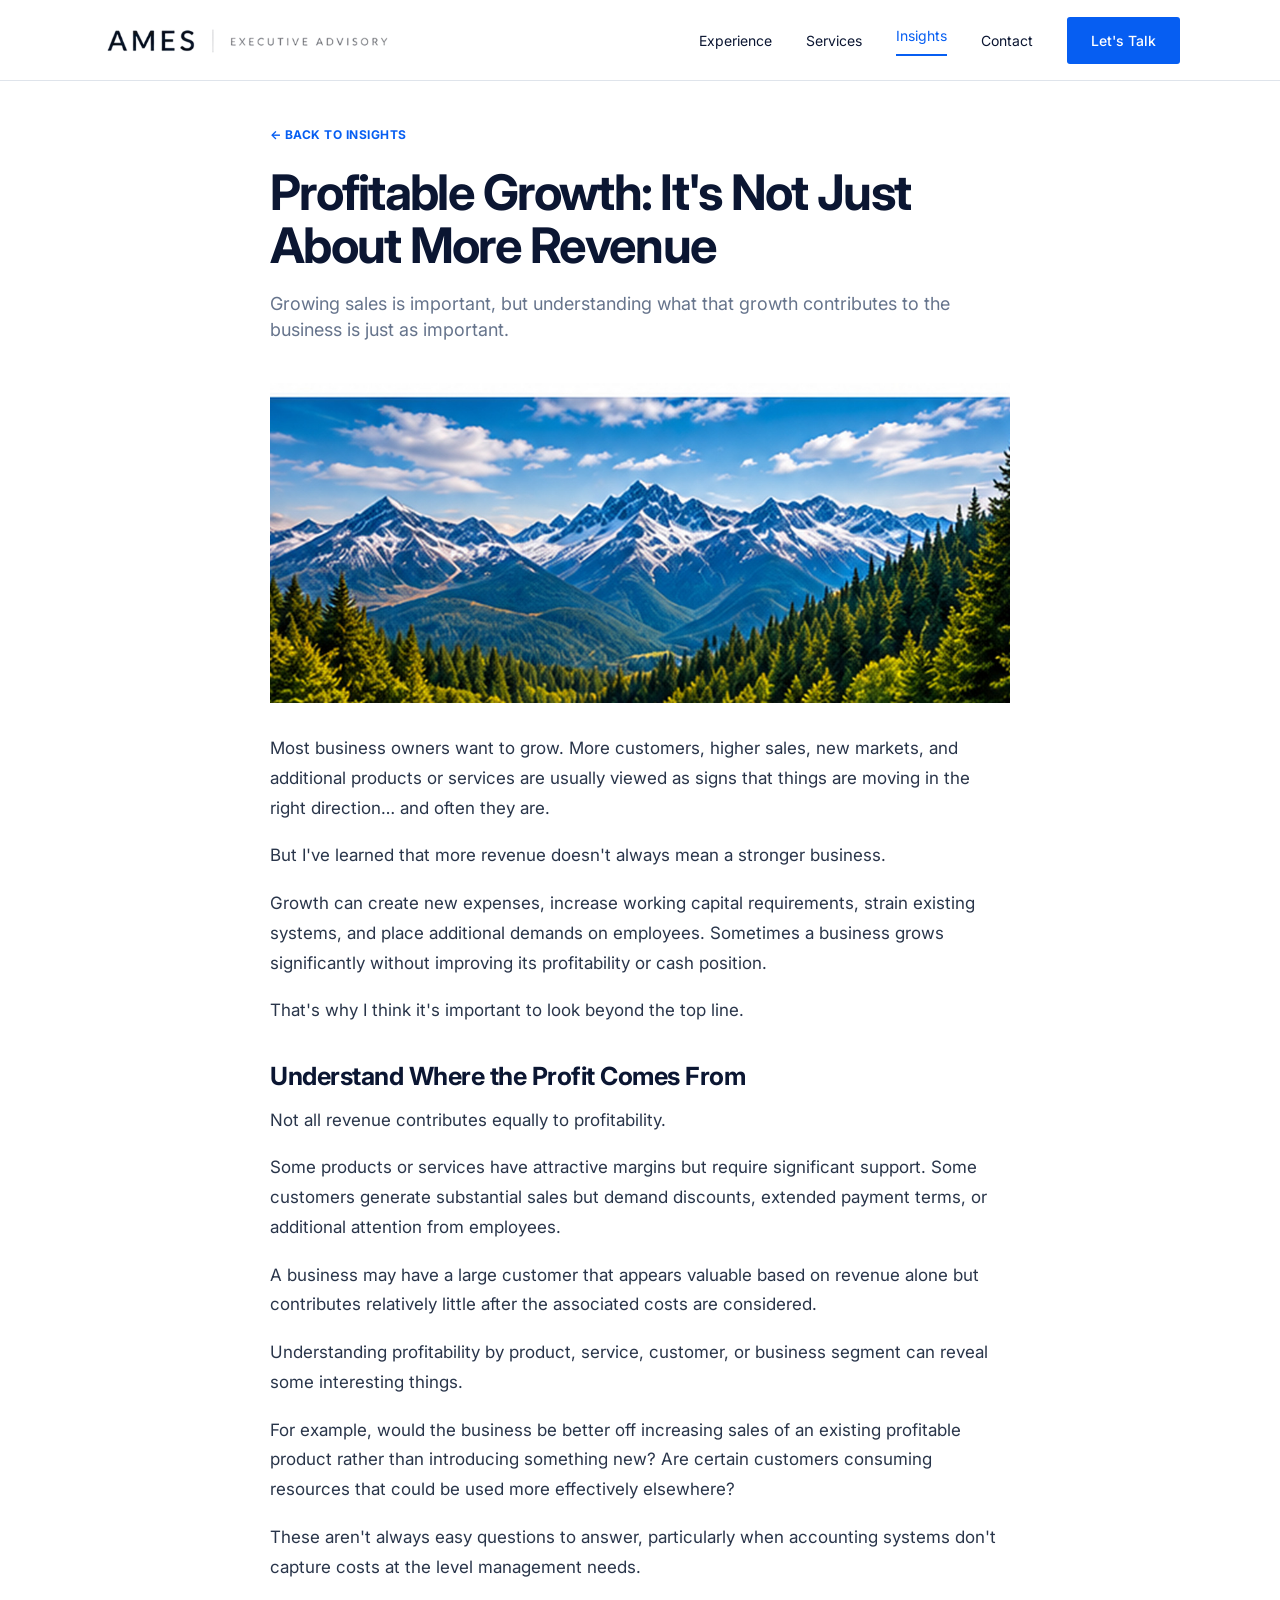
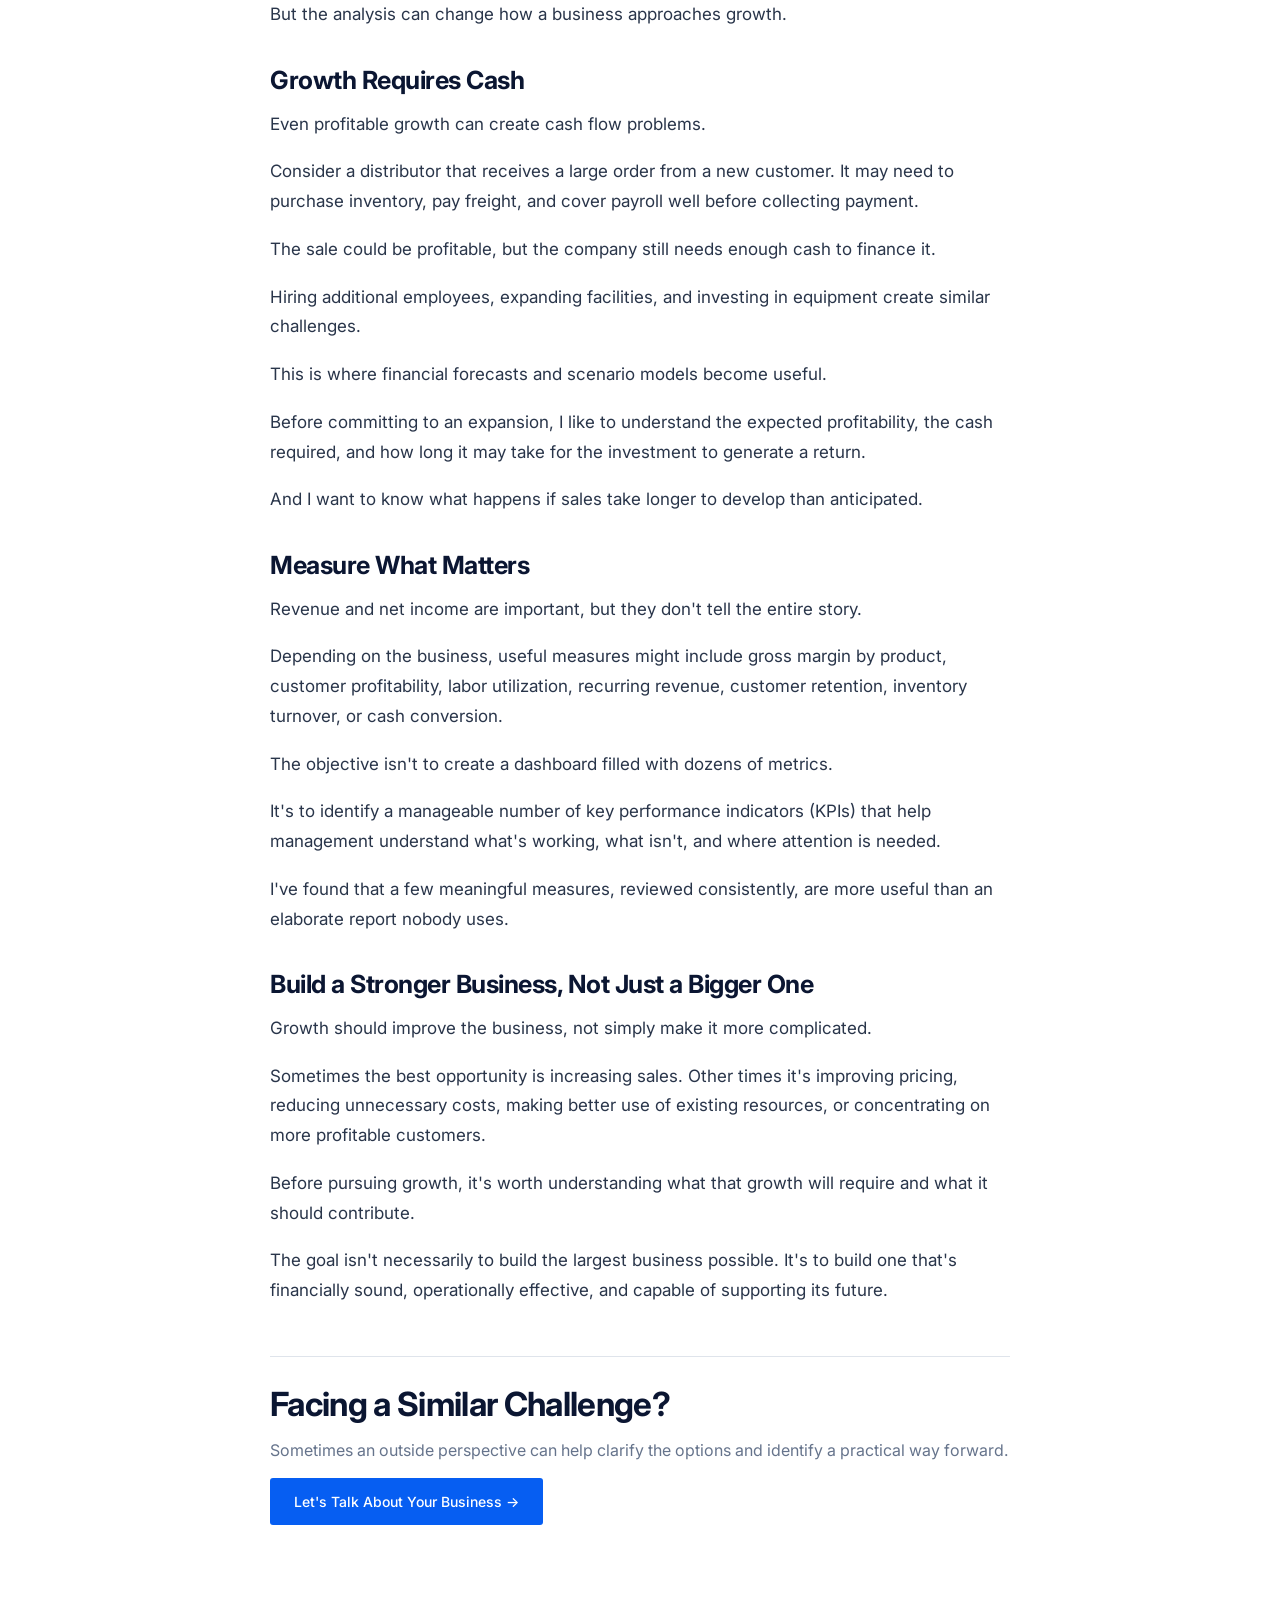
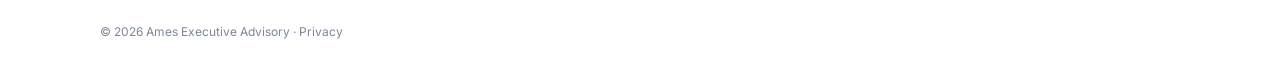
<file: insights/profitable-growth/index.html>
<!doctype html><html lang="en"><head><meta charset="utf-8"><meta name="viewport" content="width=device-width,initial-scale=1"><meta name="description" content="Practical financial and operational advisory for business owners. Ames Executive Advisory."><title>Profitable Growth: It&#x27;s Not Just About More Revenue | Ames Executive Advisory</title><link rel="icon" href="/assets/favicon.png"><link rel="stylesheet" href="/assets/styles.css"><script defer src="/assets/site.js"></script></head><body><header class="header"><div class="wrap header-inner"><a href="/" aria-label="Ames Executive Advisory home"><img class="logo" src="/assets/ames-logo.png" alt="AMES | Executive Advisory"></a><nav class="nav" aria-label="Main navigation"><a class="" href="/experience/">Experience</a><a class="" href="/services/">Services</a><a class="active" href="/insights/">Insights</a><a class="" href="/contact/">Contact</a><a class="btn" href="/contact/">Let's Talk</a></nav></div></header><main><article class="article"><a class="back" href="/insights/">← Back to Insights</a><div style="height:22px"></div><h1>Profitable Growth: It&#x27;s Not Just About More Revenue</h1><p class="lead">Growing sales is important, but understanding what that growth contributes to the business is just as important.</p><img class="hero-image" src="/assets/insight-3.jpg" alt=""><div class="article-content"><p>Most business owners want to grow. More customers, higher sales, new markets, and additional products or services are usually viewed as signs that things are moving in the right direction… and often they are.</p>
<p>But I&#x27;ve learned that more revenue doesn&#x27;t always mean a stronger business.</p>
<p>Growth can create new expenses, increase working capital requirements, strain existing systems, and place additional demands on employees. Sometimes a business grows significantly without improving its profitability or cash position.</p>
<p>That&#x27;s why I think it&#x27;s important to look beyond the top line.</p>
<h2>Understand Where the Profit Comes From</h2>
<p>Not all revenue contributes equally to profitability.</p>
<p>Some products or services have attractive margins but require significant support. Some customers generate substantial sales but demand discounts, extended payment terms, or additional attention from employees.</p>
<p>A business may have a large customer that appears valuable based on revenue alone but contributes relatively little after the associated costs are considered.</p>
<p>Understanding profitability by product, service, customer, or business segment can reveal some interesting things.</p>
<p>For example, would the business be better off increasing sales of an existing profitable product rather than introducing something new? Are certain customers consuming resources that could be used more effectively elsewhere?</p>
<p>These aren&#x27;t always easy questions to answer, particularly when accounting systems don&#x27;t capture costs at the level management needs.</p>
<p>But the analysis can change how a business approaches growth.</p>
<h2>Growth Requires Cash</h2>
<p>Even profitable growth can create cash flow problems.</p>
<p>Consider a distributor that receives a large order from a new customer. It may need to purchase inventory, pay freight, and cover payroll well before collecting payment.</p>
<p>The sale could be profitable, but the company still needs enough cash to finance it.</p>
<p>Hiring additional employees, expanding facilities, and investing in equipment create similar challenges.</p>
<p>This is where financial forecasts and scenario models become useful.</p>
<p>Before committing to an expansion, I like to understand the expected profitability, the cash required, and how long it may take for the investment to generate a return.</p>
<p>And I want to know what happens if sales take longer to develop than anticipated.</p>
<h2>Measure What Matters</h2>
<p>Revenue and net income are important, but they don&#x27;t tell the entire story.</p>
<p>Depending on the business, useful measures might include gross margin by product, customer profitability, labor utilization, recurring revenue, customer retention, inventory turnover, or cash conversion.</p>
<p>The objective isn&#x27;t to create a dashboard filled with dozens of metrics.</p>
<p>It&#x27;s to identify a manageable number of key performance indicators (KPIs) that help management understand what&#x27;s working, what isn&#x27;t, and where attention is needed.</p>
<p>I&#x27;ve found that a few meaningful measures, reviewed consistently, are more useful than an elaborate report nobody uses.</p>
<h2>Build a Stronger Business, Not Just a Bigger One</h2>
<p>Growth should improve the business, not simply make it more complicated.</p>
<p>Sometimes the best opportunity is increasing sales. Other times it&#x27;s improving pricing, reducing unnecessary costs, making better use of existing resources, or concentrating on more profitable customers.</p>
<p>Before pursuing growth, it&#x27;s worth understanding what that growth will require and what it should contribute.</p>
<p>The goal isn&#x27;t necessarily to build the largest business possible. It&#x27;s to build one that&#x27;s financially sound, operationally effective, and capable of supporting its future.</p></div><div class="article-cta"><h2>Facing a Similar Challenge?</h2><p class="muted">Sometimes an outside perspective can help clarify the options and identify a practical way forward.</p><a class="btn" href="/contact/">Let's Talk About Your Business →</a></div></article></main><footer class="footer"><div class="wrap">© 2026 Ames Executive Advisory · <a href="/privacy/">Privacy</a></div></footer></body></html>
</file>
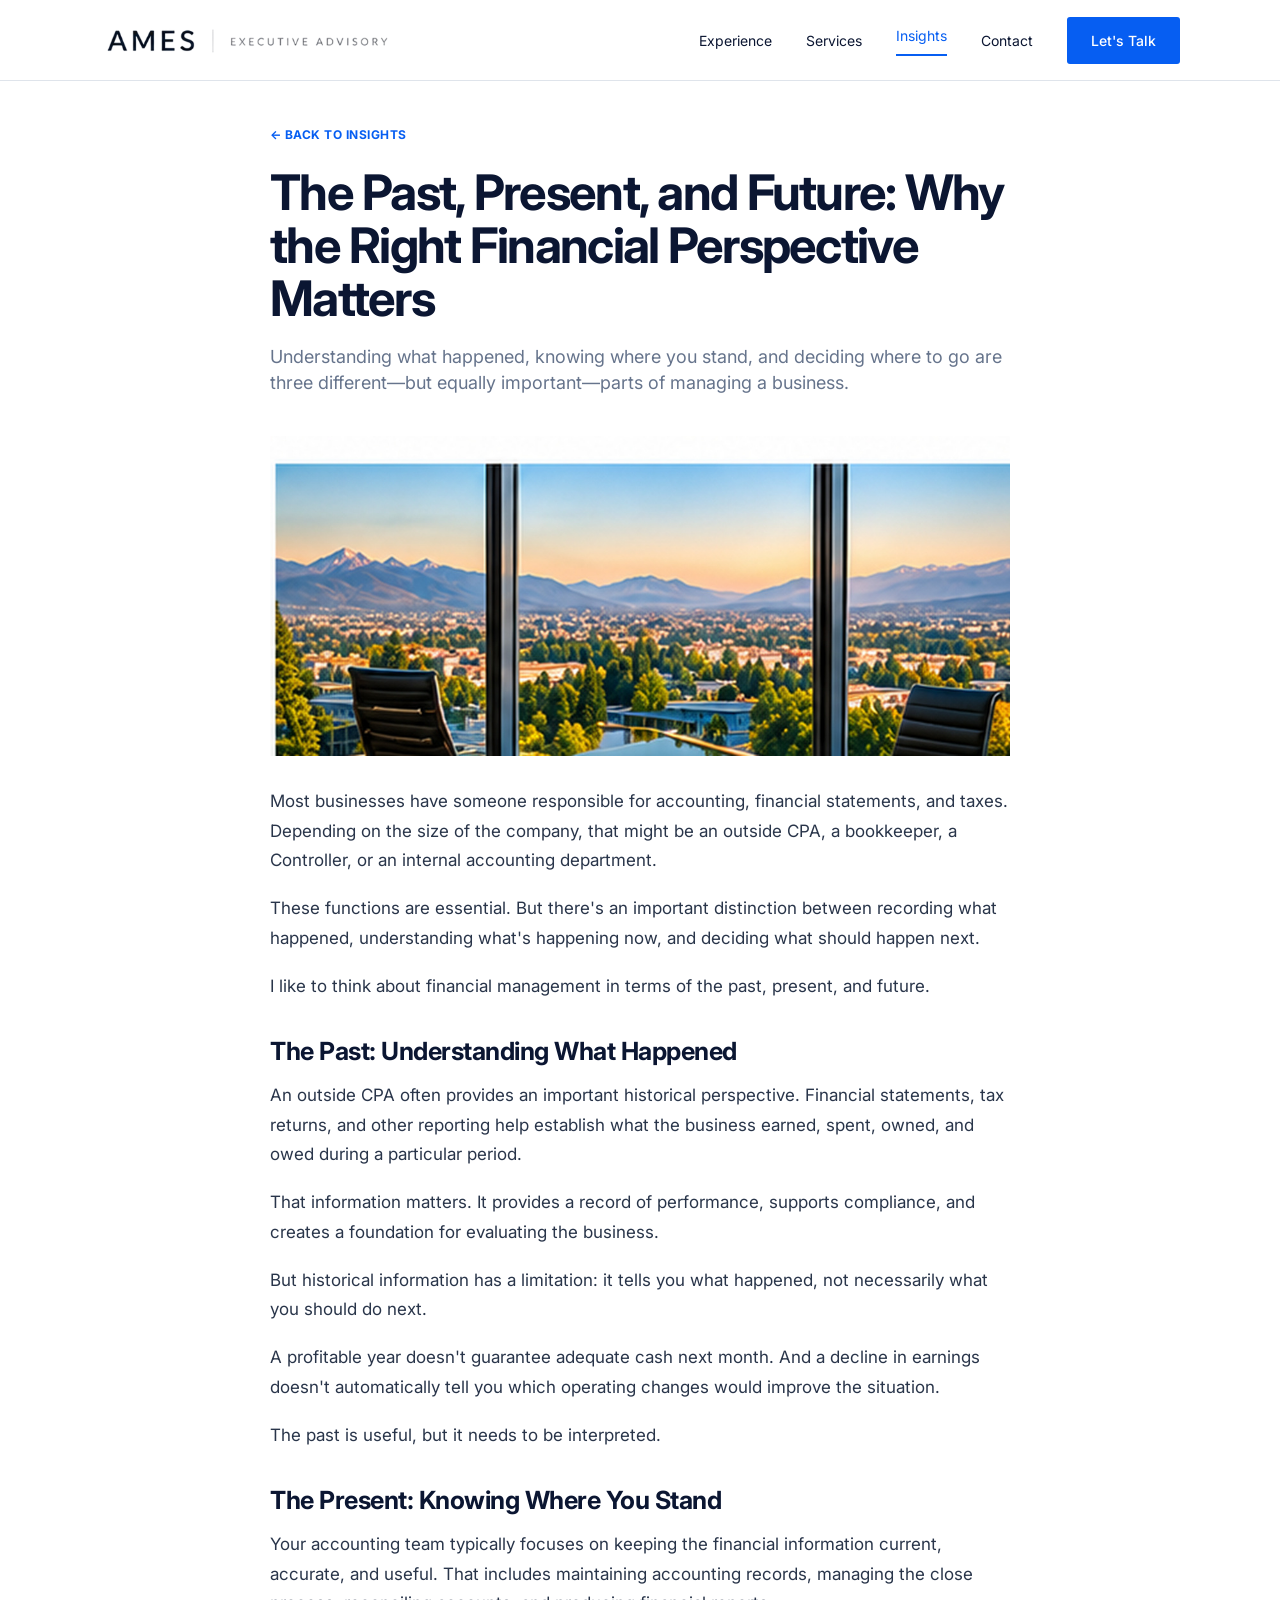
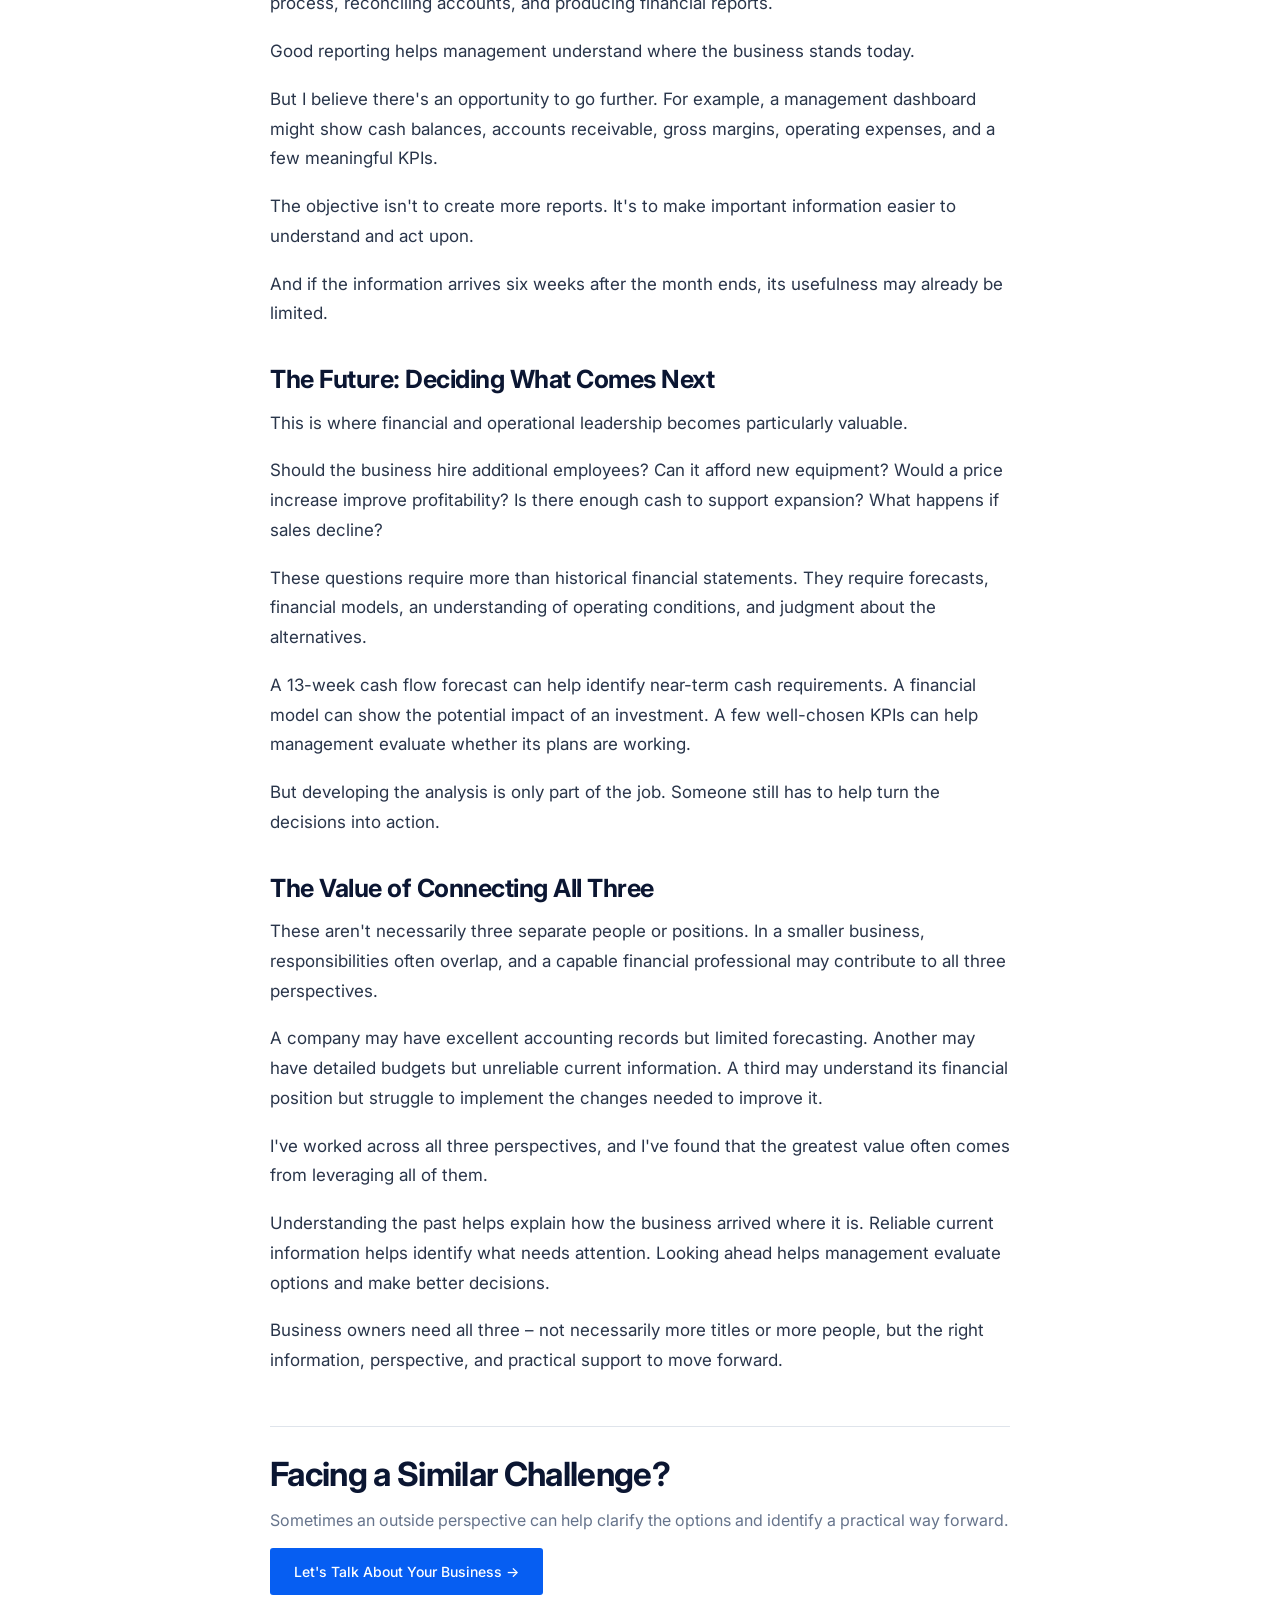
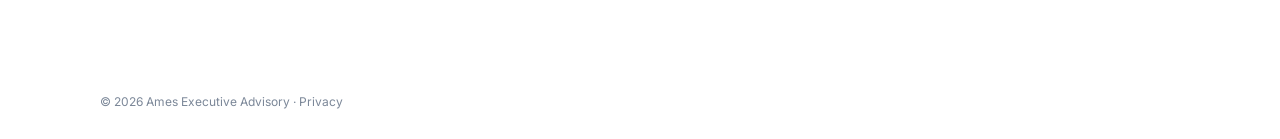
<file: insights/value-of-a-trusted-advisor/index.html>
<!doctype html><html lang="en"><head><meta charset="utf-8"><meta name="viewport" content="width=device-width,initial-scale=1"><meta name="description" content="Practical financial and operational advisory for business owners. Ames Executive Advisory."><title>The Past, Present, and Future: Why the Right Financial Perspective Matters | Ames Executive Advisory</title><link rel="icon" href="/assets/favicon.png"><link rel="stylesheet" href="/assets/styles.css"><script defer src="/assets/site.js"></script></head><body><header class="header"><div class="wrap header-inner"><a href="/" aria-label="Ames Executive Advisory home"><img class="logo" src="/assets/ames-logo.png" alt="AMES | Executive Advisory"></a><nav class="nav" aria-label="Main navigation"><a class="" href="/experience/">Experience</a><a class="" href="/services/">Services</a><a class="active" href="/insights/">Insights</a><a class="" href="/contact/">Contact</a><a class="btn" href="/contact/">Let's Talk</a></nav></div></header><main><article class="article"><a class="back" href="/insights/">← Back to Insights</a><div style="height:22px"></div><h1>The Past, Present, and Future: Why the Right Financial Perspective Matters</h1><p class="lead">Understanding what happened, knowing where you stand, and deciding where to go are three different—but equally important—parts of managing a business.</p><img class="hero-image" src="/assets/insight-6.jpg" alt=""><div class="article-content"><p>Most businesses have someone responsible for accounting, financial statements, and taxes. Depending on the size of the company, that might be an outside CPA, a bookkeeper, a Controller, or an internal accounting department.</p>
<p>These functions are essential. But there&#x27;s an important distinction between recording what happened, understanding what&#x27;s happening now, and deciding what should happen next.</p>
<p>I like to think about financial management in terms of the past, present, and future.</p>
<h2>The Past: Understanding What Happened</h2>
<p>An outside CPA often provides an important historical perspective. Financial statements, tax returns, and other reporting help establish what the business earned, spent, owned, and owed during a particular period.</p>
<p>That information matters. It provides a record of performance, supports compliance, and creates a foundation for evaluating the business.</p>
<p>But historical information has a limitation: it tells you what happened, not necessarily what you should do next.</p>
<p>A profitable year doesn&#x27;t guarantee adequate cash next month. And a decline in earnings doesn&#x27;t automatically tell you which operating changes would improve the situation.</p>
<p>The past is useful, but it needs to be interpreted.</p>
<h2>The Present: Knowing Where You Stand</h2>
<p>Your accounting team typically focuses on keeping the financial information current, accurate, and useful. That includes maintaining accounting records, managing the close process, reconciling accounts, and producing financial reports.</p>
<p>Good reporting helps management understand where the business stands today.</p>
<p>But I believe there&#x27;s an opportunity to go further. For example, a management dashboard might show cash balances, accounts receivable, gross margins, operating expenses, and a few meaningful KPIs.</p>
<p>The objective isn&#x27;t to create more reports. It&#x27;s to make important information easier to understand and act upon.</p>
<p>And if the information arrives six weeks after the month ends, its usefulness may already be limited.</p>
<h2>The Future: Deciding What Comes Next</h2>
<p>This is where financial and operational leadership becomes particularly valuable.</p>
<p>Should the business hire additional employees? Can it afford new equipment? Would a price increase improve profitability? Is there enough cash to support expansion? What happens if sales decline?</p>
<p>These questions require more than historical financial statements. They require forecasts, financial models, an understanding of operating conditions, and judgment about the alternatives.</p>
<p>A 13-week cash flow forecast can help identify near-term cash requirements. A financial model can show the potential impact of an investment. A few well-chosen KPIs can help management evaluate whether its plans are working.</p>
<p>But developing the analysis is only part of the job. Someone still has to help turn the decisions into action.</p>
<h2>The Value of Connecting All Three</h2>
<p>These aren&#x27;t necessarily three separate people or positions. In a smaller business, responsibilities often overlap, and a capable financial professional may contribute to all three perspectives.</p>
<p>A company may have excellent accounting records but limited forecasting. Another may have detailed budgets but unreliable current information. A third may understand its financial position but struggle to implement the changes needed to improve it.</p>
<p>I&#x27;ve worked across all three perspectives, and I&#x27;ve found that the greatest value often comes from leveraging all of them.</p>
<p>Understanding the past helps explain how the business arrived where it is. Reliable current information helps identify what needs attention. Looking ahead helps management evaluate options and make better decisions.</p>
<p>Business owners need all three – not necessarily more titles or more people, but the right information, perspective, and practical support to move forward.</p></div><div class="article-cta"><h2>Facing a Similar Challenge?</h2><p class="muted">Sometimes an outside perspective can help clarify the options and identify a practical way forward.</p><a class="btn" href="/contact/">Let's Talk About Your Business →</a></div></article></main><footer class="footer"><div class="wrap">© 2026 Ames Executive Advisory · <a href="/privacy/">Privacy</a></div></footer></body></html>
</file>
<file: assets/styles.css>
@import url("https://fonts.googleapis.com/css2?family=Inter:wght@400;500;600;700&display=swap");

:root{--ink:#0b1632;--muted:#66748c;--blue:#065ef2;--line:#dfe4eb;--max:1140px}*{box-sizing:border-box}html{scroll-behavior:smooth}body{margin:0;color:var(--ink);font-family:Inter,Arial,Helvetica,sans-serif;background:#fff;line-height:1.5}a{color:inherit;text-decoration:none}img{max-width:100%}.wrap{max-width:var(--max);padding:0 30px;margin:auto}.header{border-bottom:1px solid var(--line);background:#fff}.header-inner{display:flex;align-items:center;justify-content:space-between;gap:30px;min-height:80px}.logo{width:290px;max-width:43vw;height:auto;display:block}.nav{display:flex;align-items:center;gap:34px;font-size:14px}.nav a:not(.btn):hover,.nav .active{color:var(--blue)}.nav .active{border-bottom:2px solid var(--blue);padding-bottom:8px}.btn{background:var(--blue);color:#fff!important;border:0;border-radius:3px;padding:13px 24px;display:inline-block;font-size:14px;font-weight:500;cursor:pointer}.btn:hover{background:#004cc9}.eyebrow{text-transform:uppercase;letter-spacing:.09em;font-size:12px;color:#66748c;margin:0 0 12px}h1,h2,h3,p{margin-top:0}h1{font-size:clamp(37px,4vw,56px);line-height:1.08;letter-spacing:-.035em;margin-bottom:18px}h2{font-size:clamp(26px,2.6vw,35px);line-height:1.18;letter-spacing:-.02em;margin-bottom:14px}h3{font-size:20px;line-height:1.2;margin-bottom:9px}.lead{font-size:18px;color:var(--muted);line-height:1.45}.muted{color:var(--muted)}.section{padding:48px 0;border-bottom:1px solid var(--line)}.hero{display:grid;grid-template-columns:1.08fr 1fr;gap:55px;align-items:center;padding:48px 0 34px}.hero .photo{width:100%;height:280px;object-fit:cover}.hero.home{padding:45px 0 0;min-height:355px}.hero.home .photo{height:440px;object-fit:contain;object-position:bottom center;mix-blend-mode:multiply}.hero.home h1{font-size:clamp(46px,5vw,67px)}.grid3{display:grid;grid-template-columns:repeat(3,1fr)}.grid3>div{padding:14px 22px;border-right:1px solid var(--line)}.grid3>div:nth-child(3n+1){padding-left:0}.grid3>div:nth-child(3n){border-right:0}.grid3 p,.grid2 p{color:var(--muted);font-size:15px}.grid2{display:grid;grid-template-columns:repeat(2,1fr);gap:24px 45px}.small-card{background:#f3f5f7;padding:14px;margin-top:15px;font-size:14px}.small-card p{margin-bottom:0}.split{display:grid;grid-template-columns:1fr 1fr;gap:60px;align-items:center}.split img{width:100%;height:275px;object-fit:cover}.industry{display:grid;grid-template-columns:repeat(3,1fr);gap:12px 32px}.industry span{border-bottom:1px solid var(--line);padding:7px 0;font-size:15px}.cta{display:flex;justify-content:space-between;align-items:center;gap:35px}.cta p{max-width:620px;margin:0}.footer{padding:28px 0;color:#7b8798;font-size:12px}.service-grid>div{border-bottom:1px solid var(--line);min-height:190px}.experience-row{display:grid;grid-template-columns:65px 175px 1fr;gap:25px;padding:17px 0;border-top:1px solid var(--line);align-items:center}.experience-row img{width:175px;height:110px;object-fit:cover}.number{font-size:40px;color:#a6c7f5}.insights-grid{display:grid;grid-template-columns:repeat(2,1fr);gap:38px 28px;padding-bottom:50px}.insight-card img{width:100%;height:220px;object-fit:cover;display:block;margin-bottom:15px}.insight-card h2{font-size:23px;margin-bottom:8px}.insight-card p{font-size:15px;color:var(--muted);margin-bottom:12px}.read-link,.back{font-size:12px;color:var(--blue);text-transform:uppercase;letter-spacing:.04em;font-weight:bold}.article{max-width:800px;margin:0 auto;padding:40px 30px 70px}.article h1{font-size:clamp(34px,4vw,49px)}.article .hero-image{width:100%;height:320px;object-fit:cover;margin:22px 0 25px}.article-content{font-size:17px;line-height:1.75;color:#29354a}.article-content p{margin-bottom:18px}.article-content h2{font-size:25px;color:var(--ink);margin:36px 0 14px}.article-content li{margin-bottom:8px}.article-cta{margin-top:50px;padding-top:28px;border-top:1px solid var(--line)}.contact-hero{padding:65px 0;background:linear-gradient(105deg,#fff 0%,#fff 57%,#f2f5f8 100%)}.contact-layout{display:grid;grid-template-columns:1fr 1fr;gap:75px}.form-card{background:white;border:1px solid var(--line);padding:35px;box-shadow:0 9px 25px #0b16320a}.field{margin-bottom:18px}.field label{display:block;font-weight:bold;font-size:14px;margin-bottom:7px}.field input,.field textarea{width:100%;padding:12px;border:1px solid #cbd3df;border-radius:4px;font:inherit}.field textarea{min-height:120px}.field-row{display:grid;grid-template-columns:1fr 1fr;gap:16px}.form-card button{width:100%}.privacy{font-size:12px;color:var(--muted);margin-top:15px}.notice{padding:10px 0;font-size:14px}.mobile-nav{display:none}@media(max-width:760px){.wrap{padding:0 20px}.header-inner{min-height:68px;flex-wrap:wrap;padding-top:12px;padding-bottom:12px}.logo{width:230px;max-width:75vw}.nav{gap:16px;flex-wrap:wrap;font-size:13px}.hero,.split,.contact-layout{grid-template-columns:1fr;gap:20px}.hero.home .photo{height:300px}.grid3,.industry,.insights-grid{grid-template-columns:1fr}.grid3>div{padding:14px 0;border-right:0;border-bottom:1px solid var(--line)}.grid2{grid-template-columns:1fr}.experience-row{grid-template-columns:50px 95px 1fr;gap:12px}.experience-row img{width:95px;height:85px}.experience-row h3{font-size:17px}.cta{align-items:flex-start;flex-direction:column}.article .hero-image{height:210px}.contact-hero{padding:35px 0}.form-card{padding:20px}}

/* Approved 2026-10-28 homepage header/hero refinement. Other sections unchanged. */
@media (min-width: 1000px) {
  body:has(.hero.home) .header-inner { min-height: 94px; }
  body:has(.hero.home) .logo { width: 380px; max-width: 37vw; }
  body:has(.hero.home) .nav { gap: 42px; font-size: 16px; }
  body:has(.hero.home) .nav .btn { font-size: 17px; padding: 15px 34px; border-radius: 7px; }
  body:has(.hero.home) .hero.home { min-height: 625px; padding: 50px 0 0; grid-template-columns: 1.12fr 1fr; gap: 25px; align-items: center; }
  body:has(.hero.home) .hero.home .eyebrow { font-size: 14px; letter-spacing: .18em; margin-bottom: 32px; }
  body:has(.hero.home) .hero.home h1 { font-size: clamp(68px, 6.3vw, 104px); line-height: 1.04; letter-spacing: -.045em; margin-bottom: 25px; }
  body:has(.hero.home) .hero.home .lead { font-size: clamp(21px, 1.75vw, 27px); line-height: 1.38; max-width: 690px; margin-bottom: 36px; }
  body:has(.hero.home) .hero.home .btn { font-size: 18px; padding: 17px 34px; border-radius: 6px; }
  body:has(.hero.home) .hero.home .photo { width: 100%; height: 555px; object-fit: contain; object-position: bottom center; }
}
@media (min-width: 1400px) {
  body:has(.hero.home) { --max: 1500px; }
  body:has(.hero.home) .hero.home { min-height: 700px; }
  body:has(.hero.home) .hero.home .photo { height: 625px; }
}
@media (max-width: 999px) and (min-width: 761px) {
  body:has(.hero.home) .hero.home { min-height: 460px; }
  body:has(.hero.home) .hero.home .photo { height: 425px; }
  body:has(.hero.home) .hero.home h1 { font-size: clamp(54px, 6vw, 75px); }
}
@media (max-width: 760px) {
  body:has(.hero.home) .hero.home { padding-top: 38px; }
  body:has(.hero.home) .hero.home h1 { font-size: clamp(45px, 10vw, 65px); }
  body:has(.hero.home) .hero.home .photo { height: 340px; }
}

/* Transparent portrait: no compositing against background */
.hero.home .photo { mix-blend-mode: normal; }
</file>
